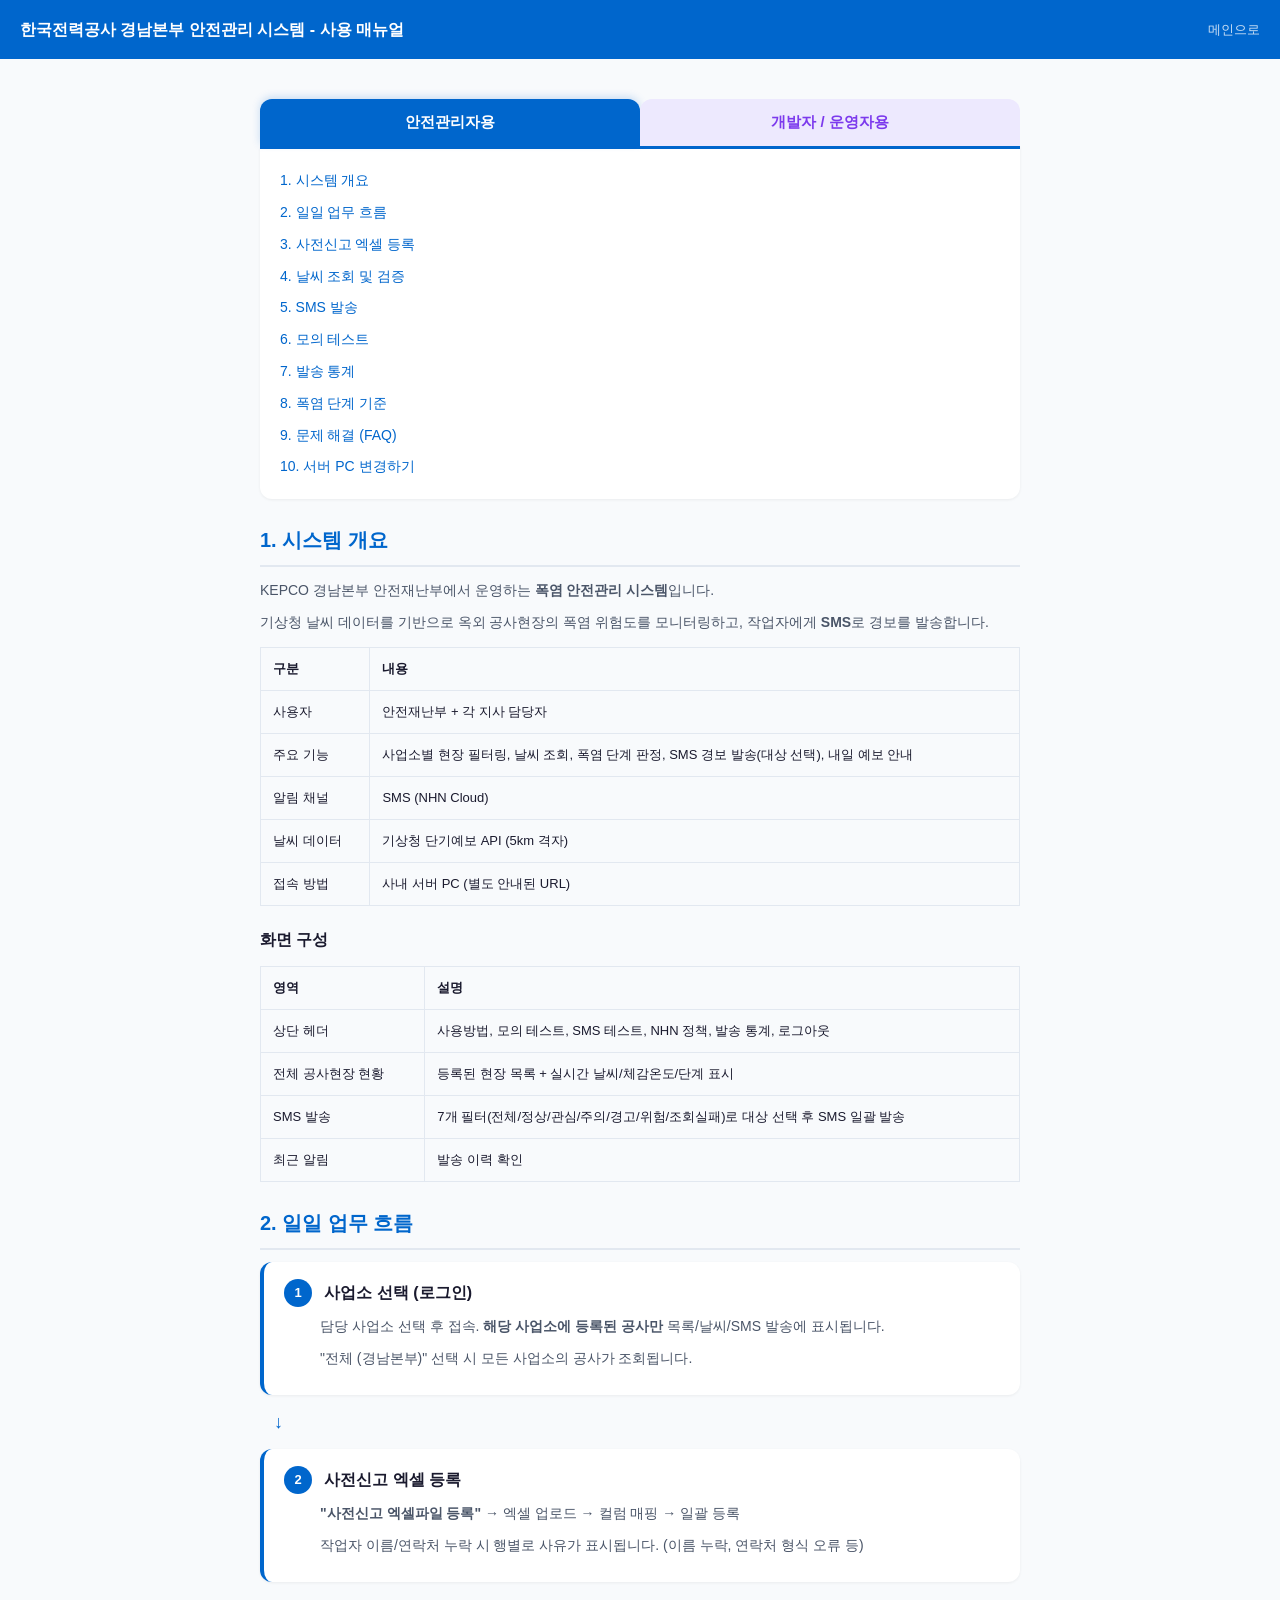
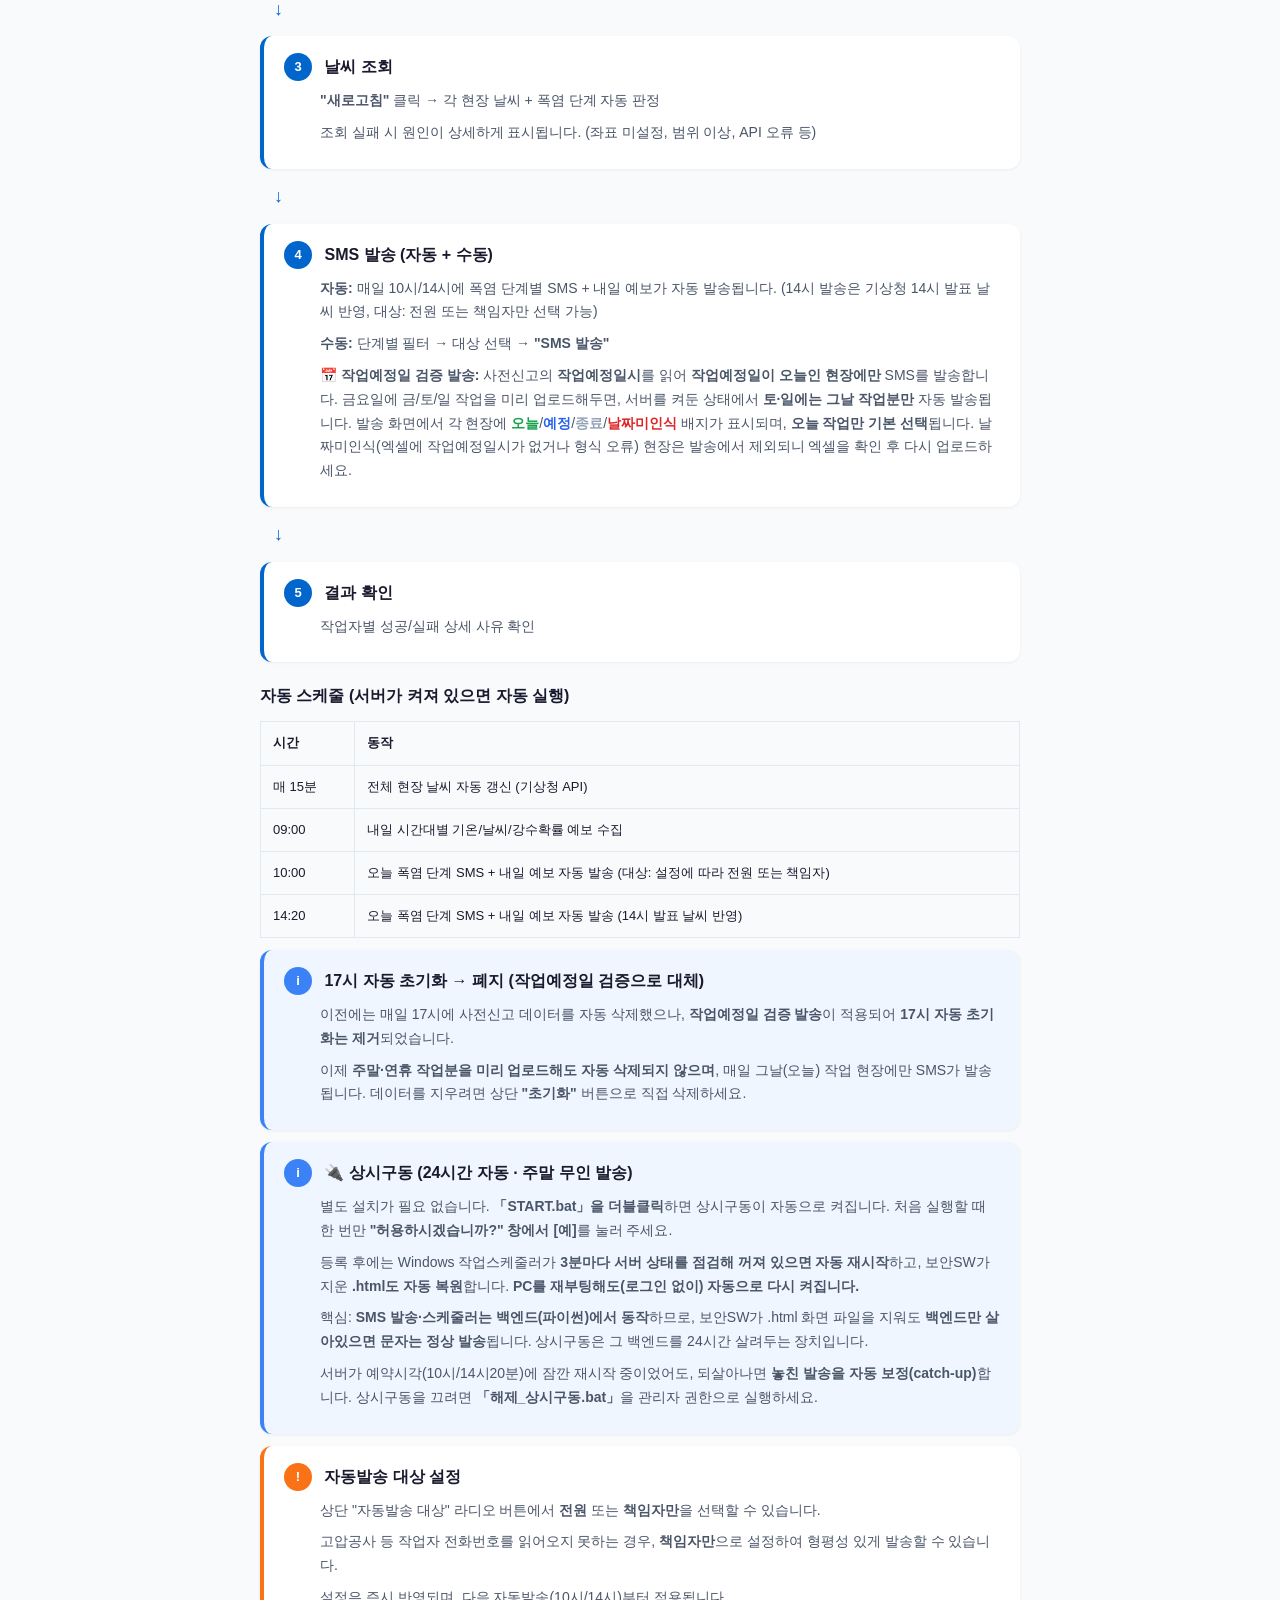
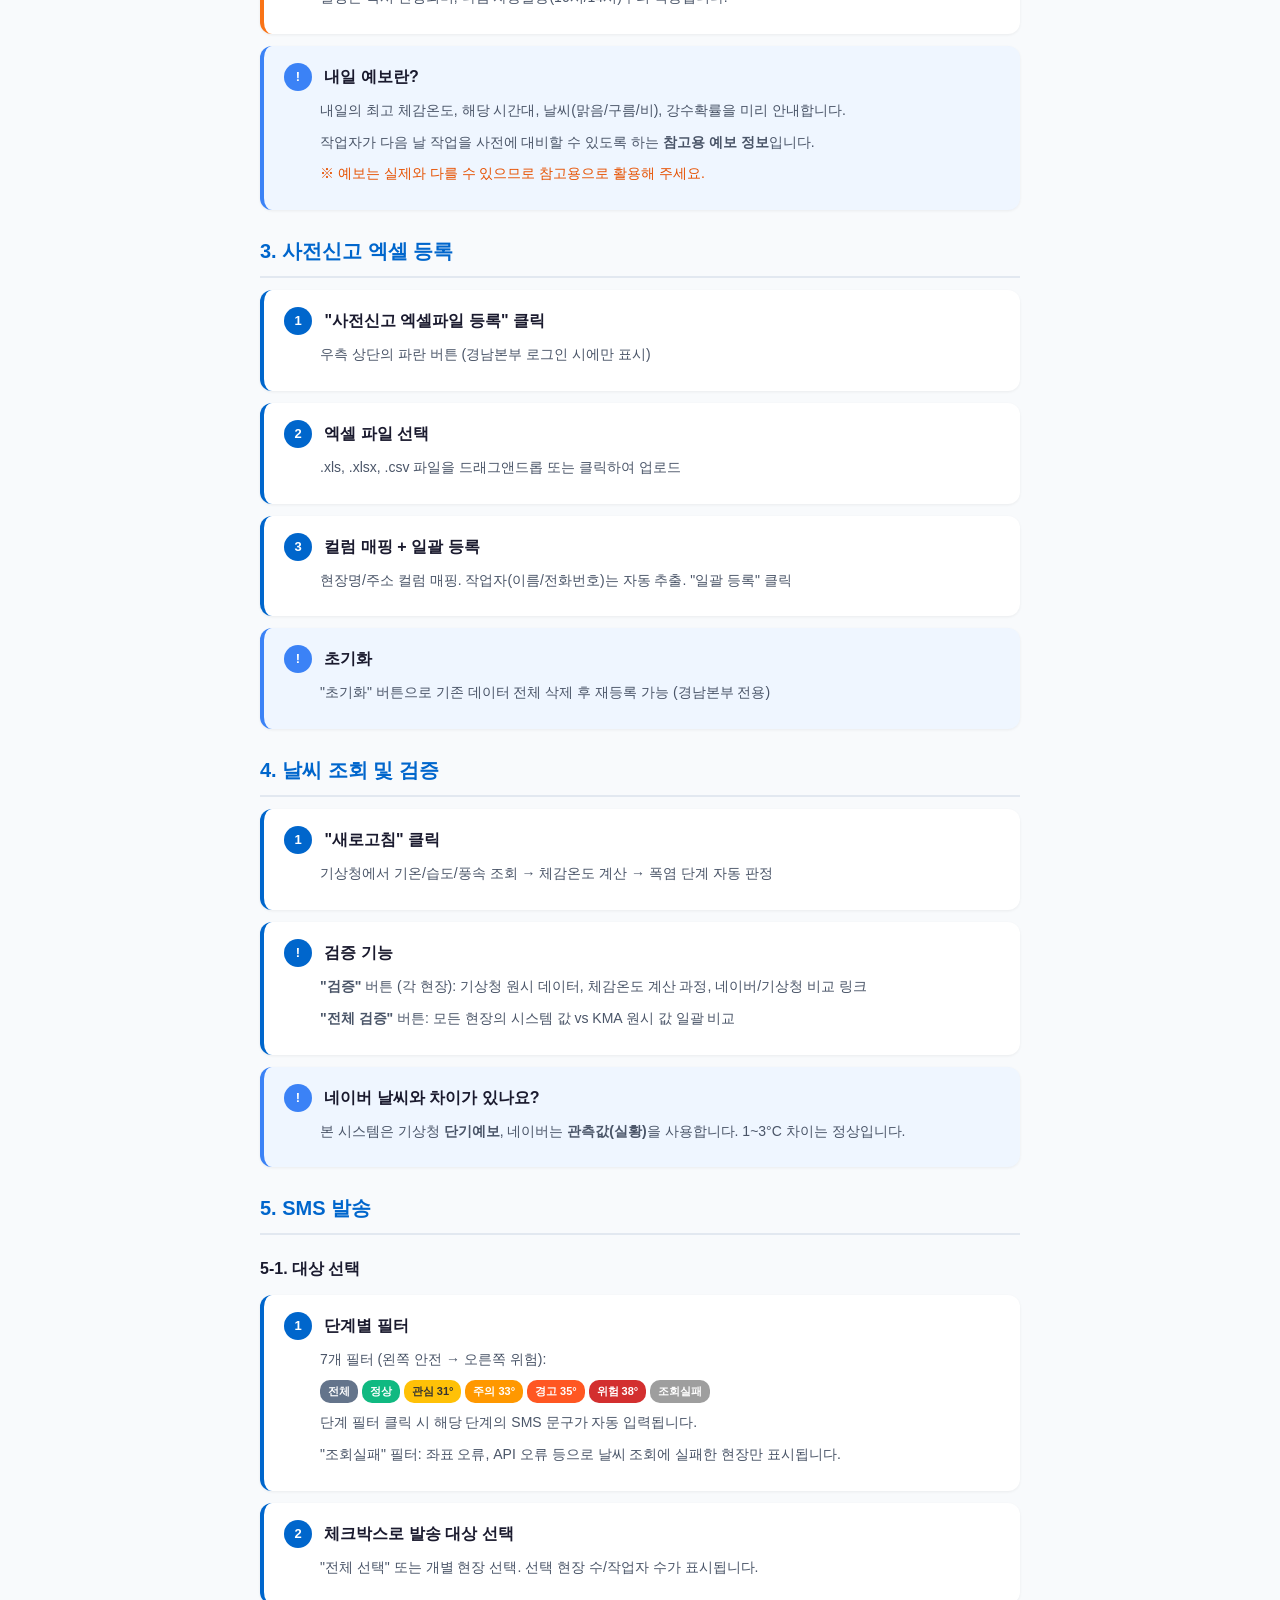
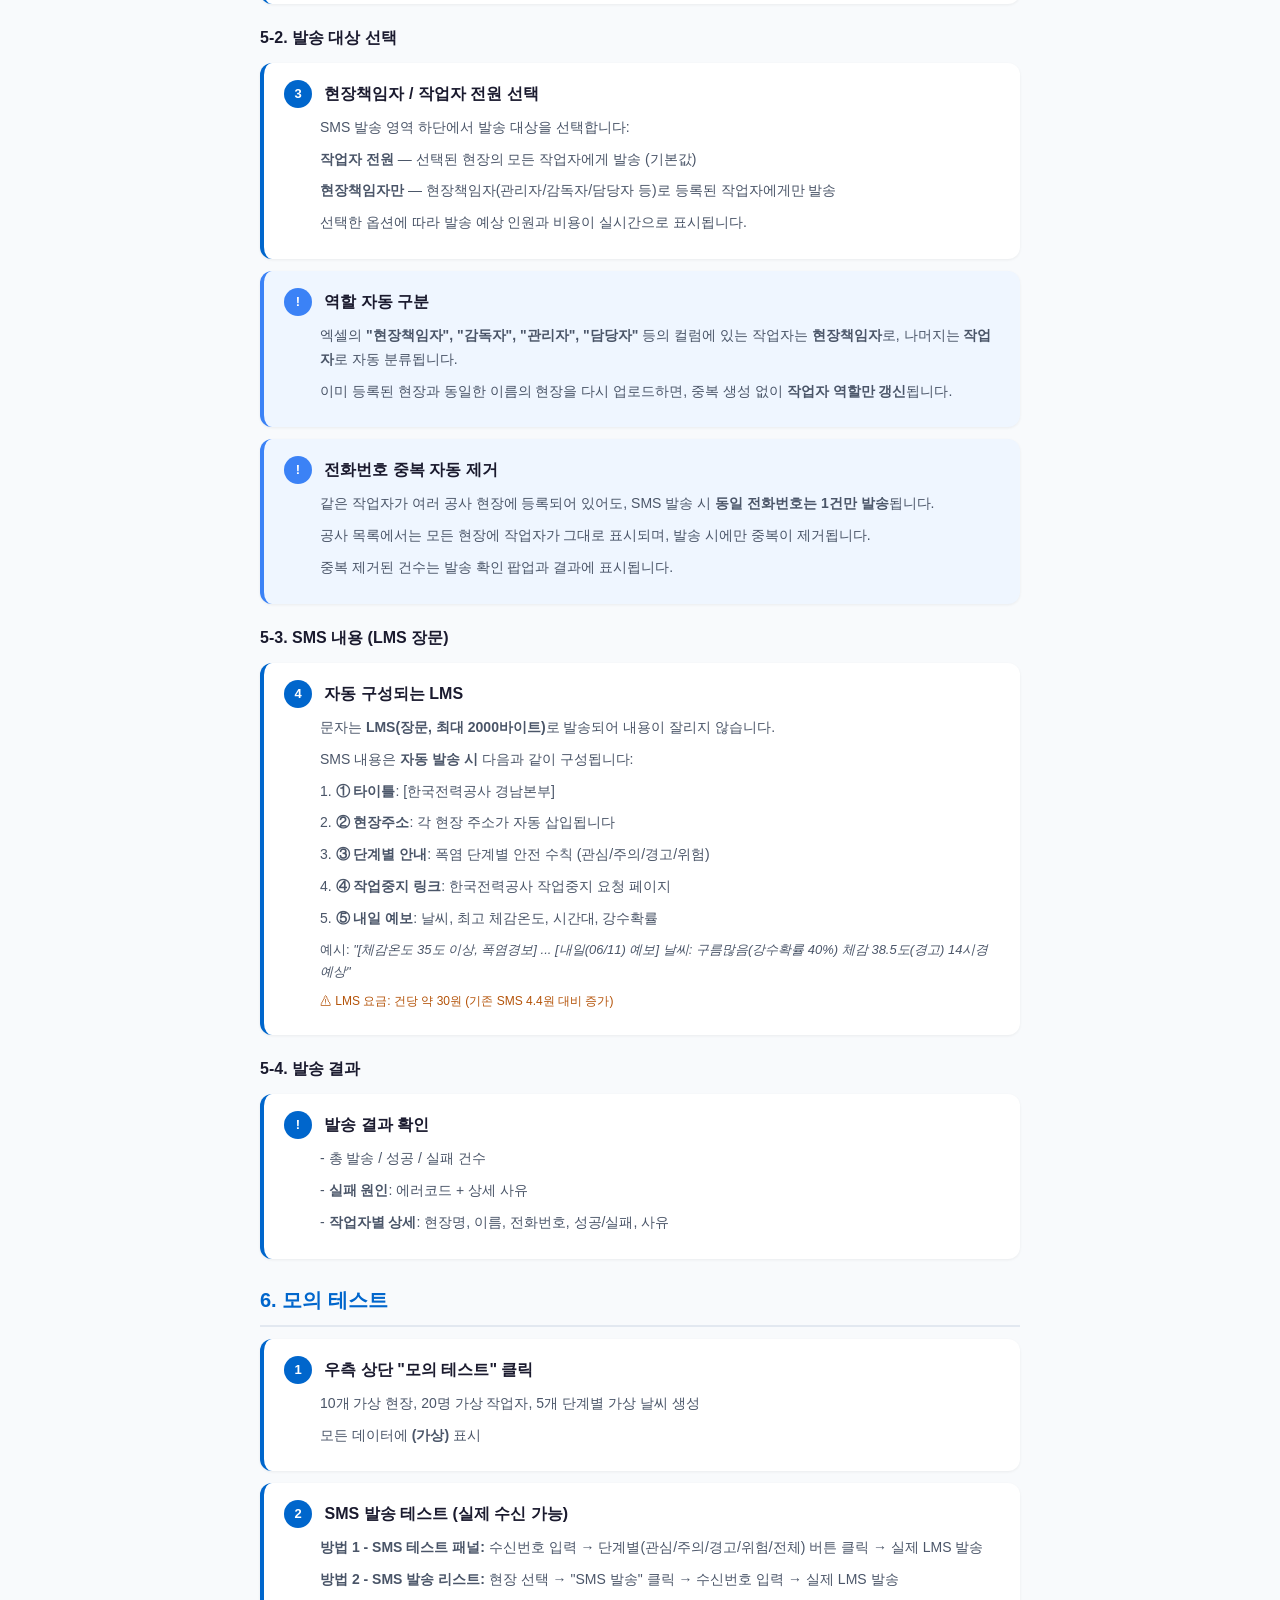
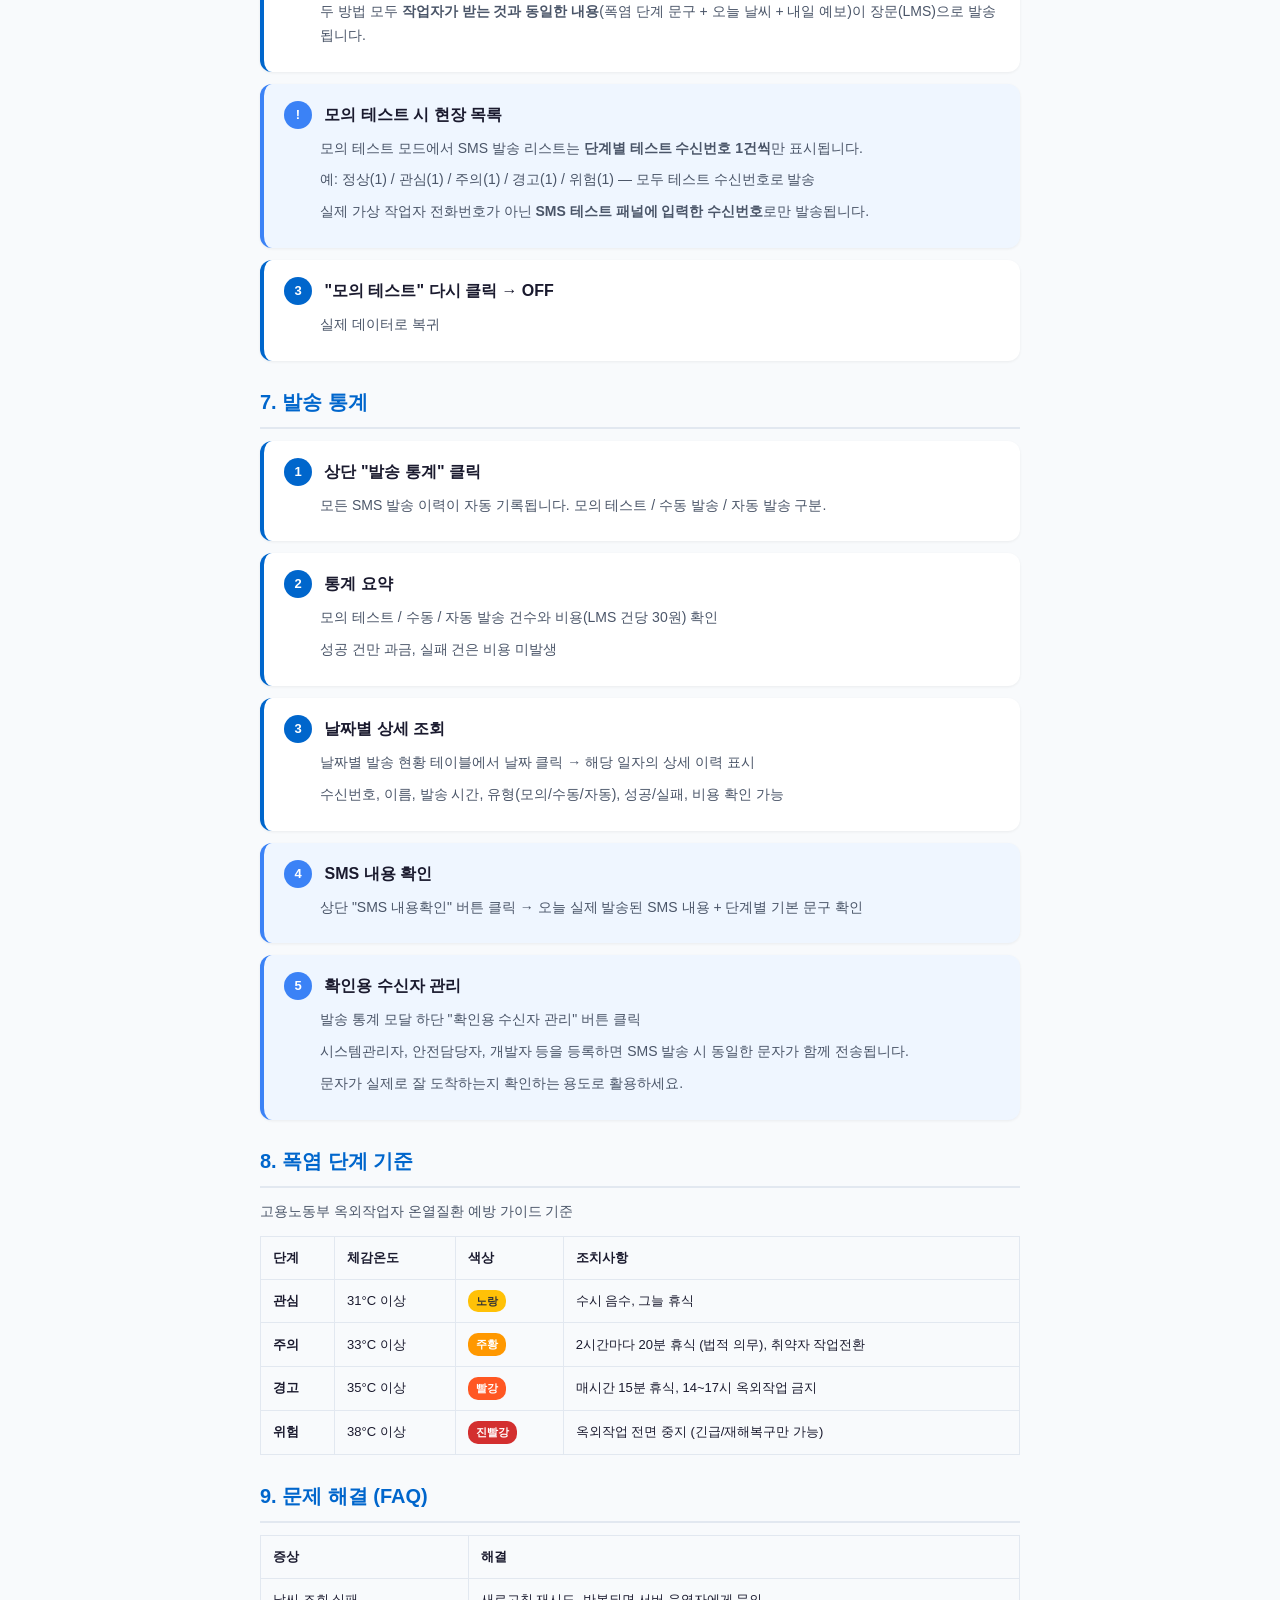
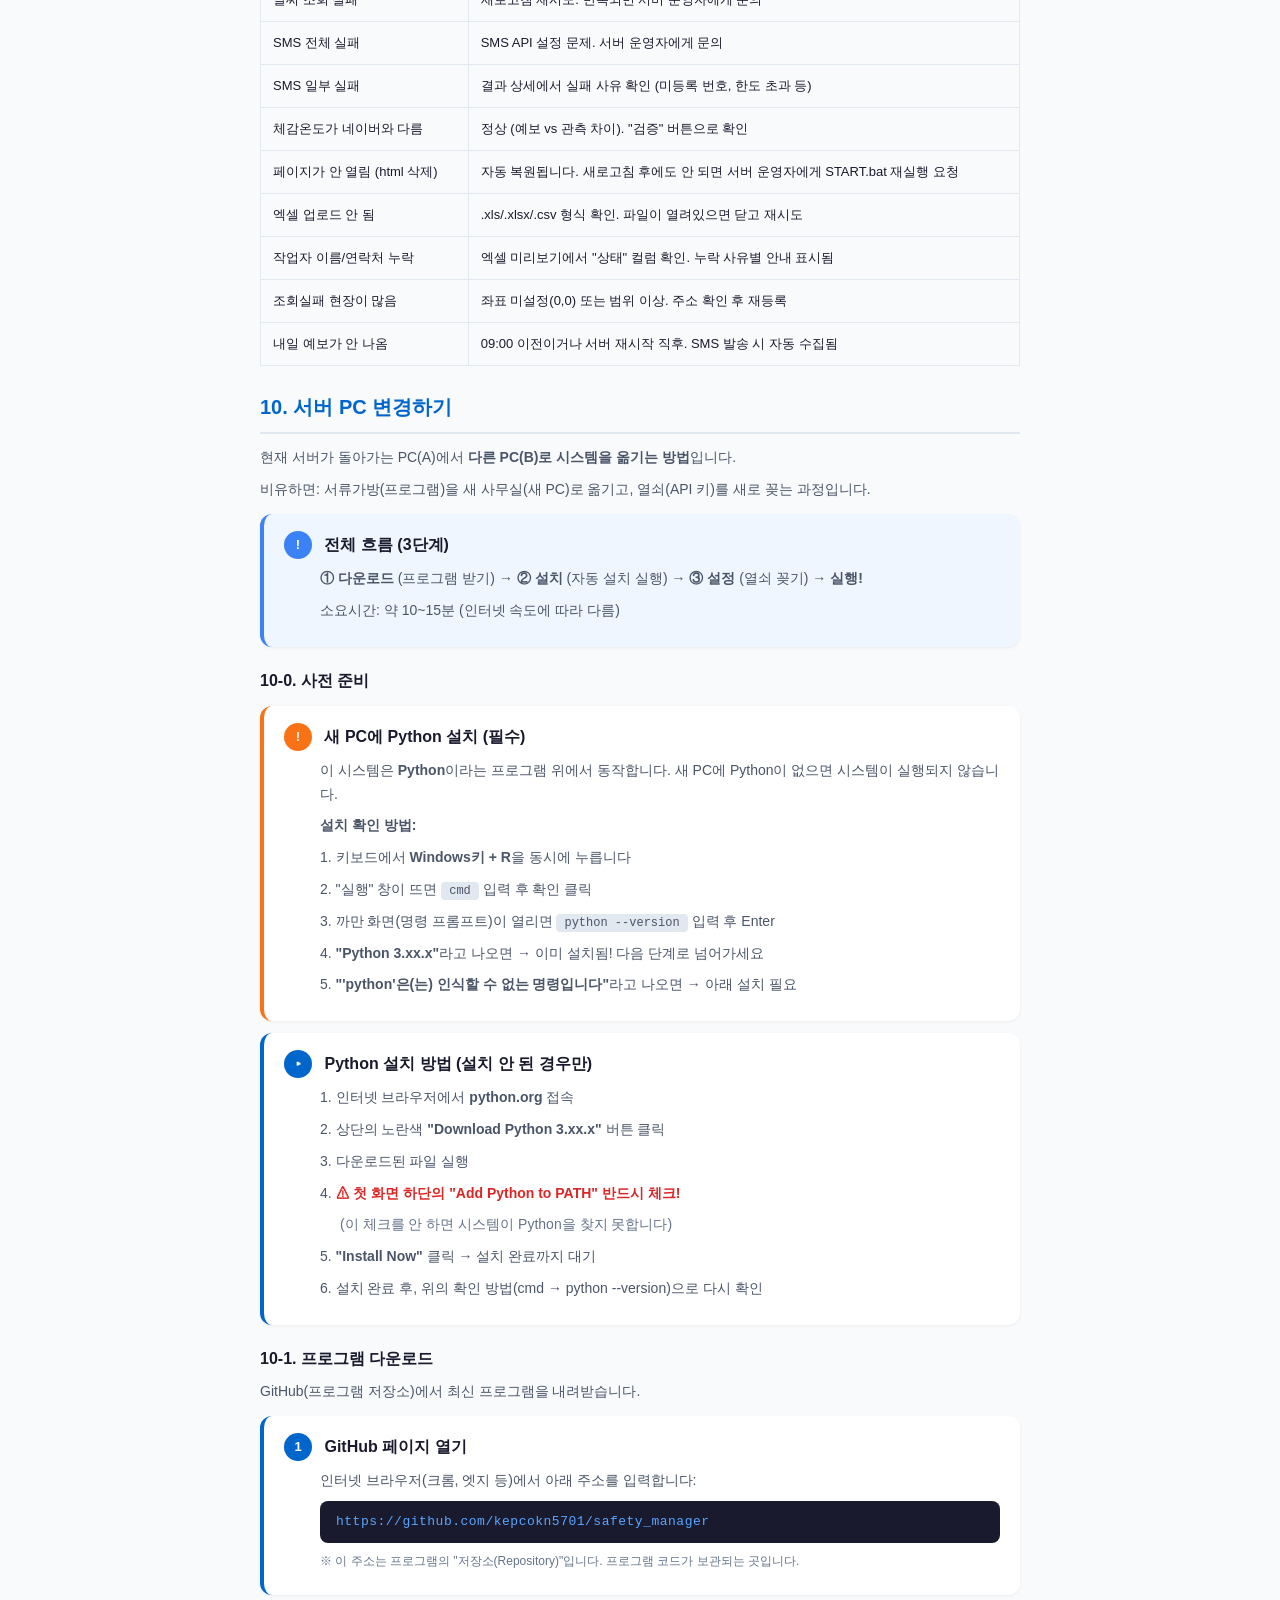
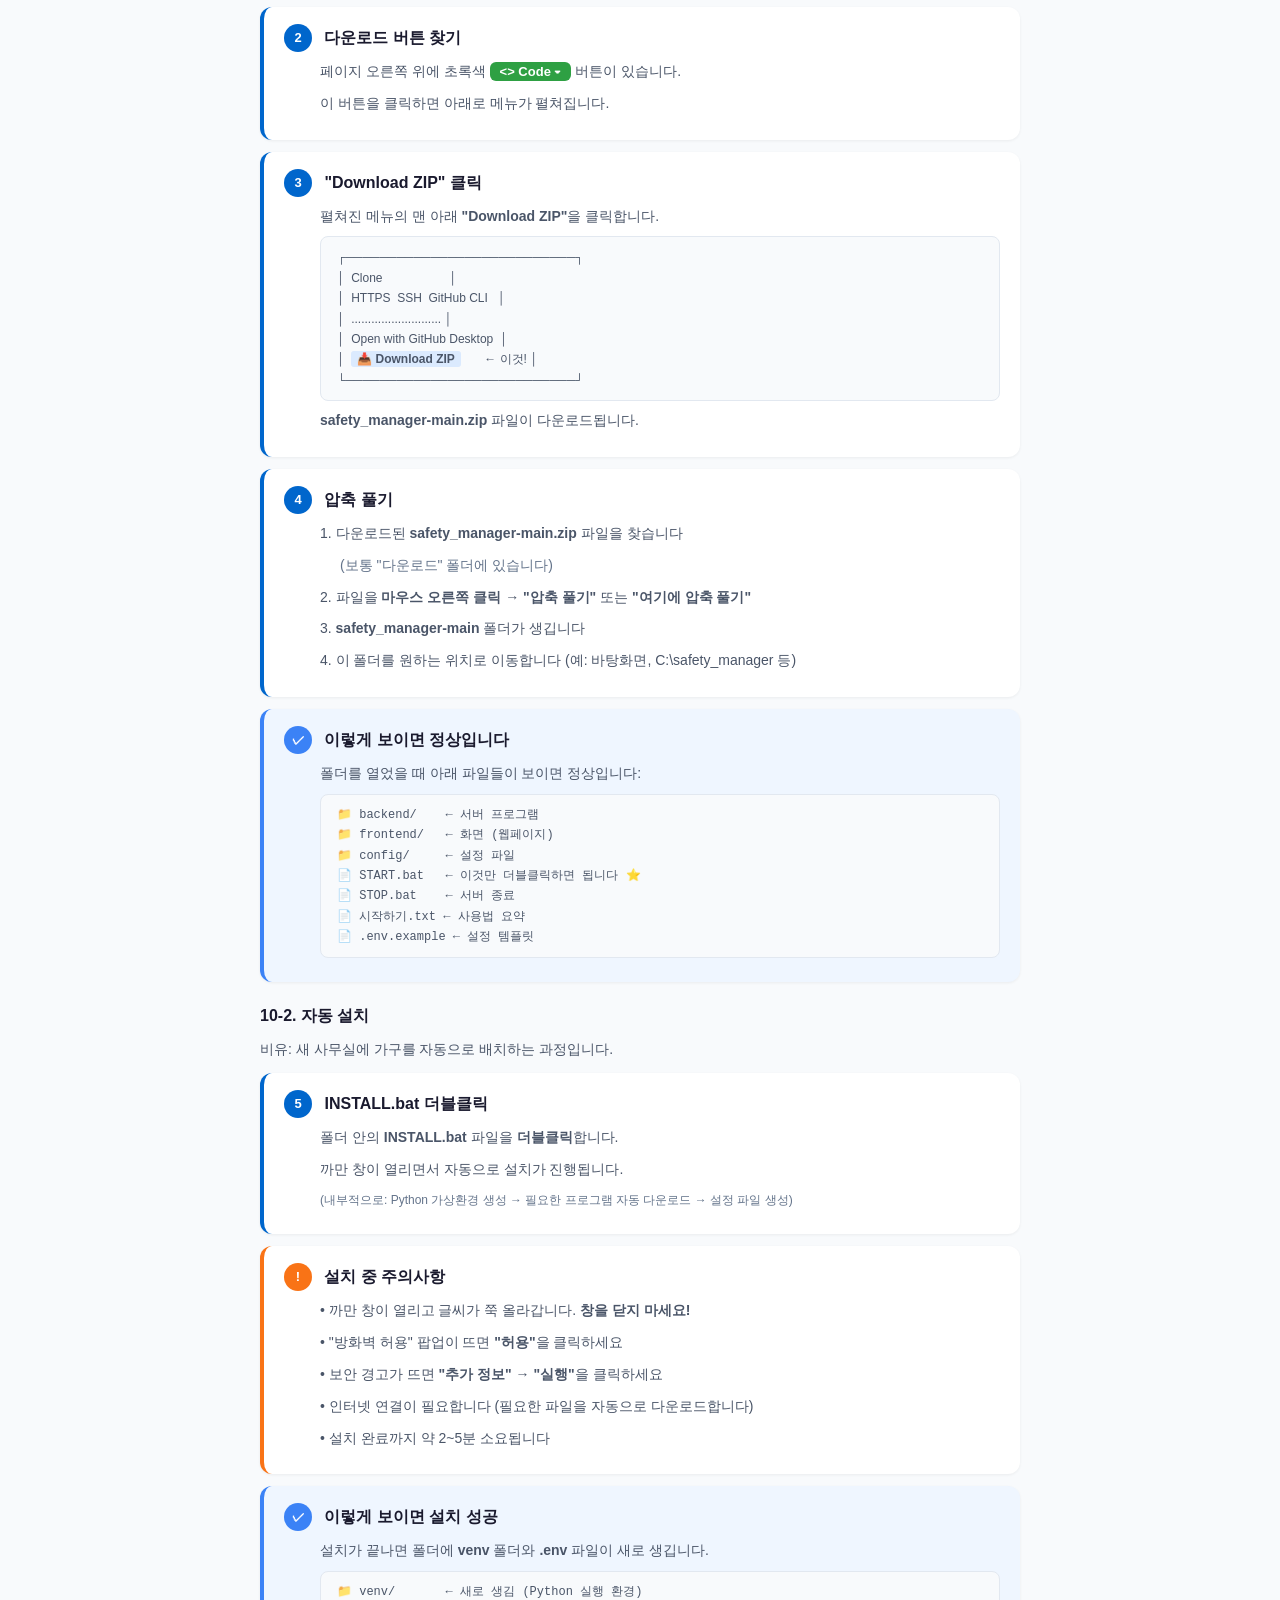
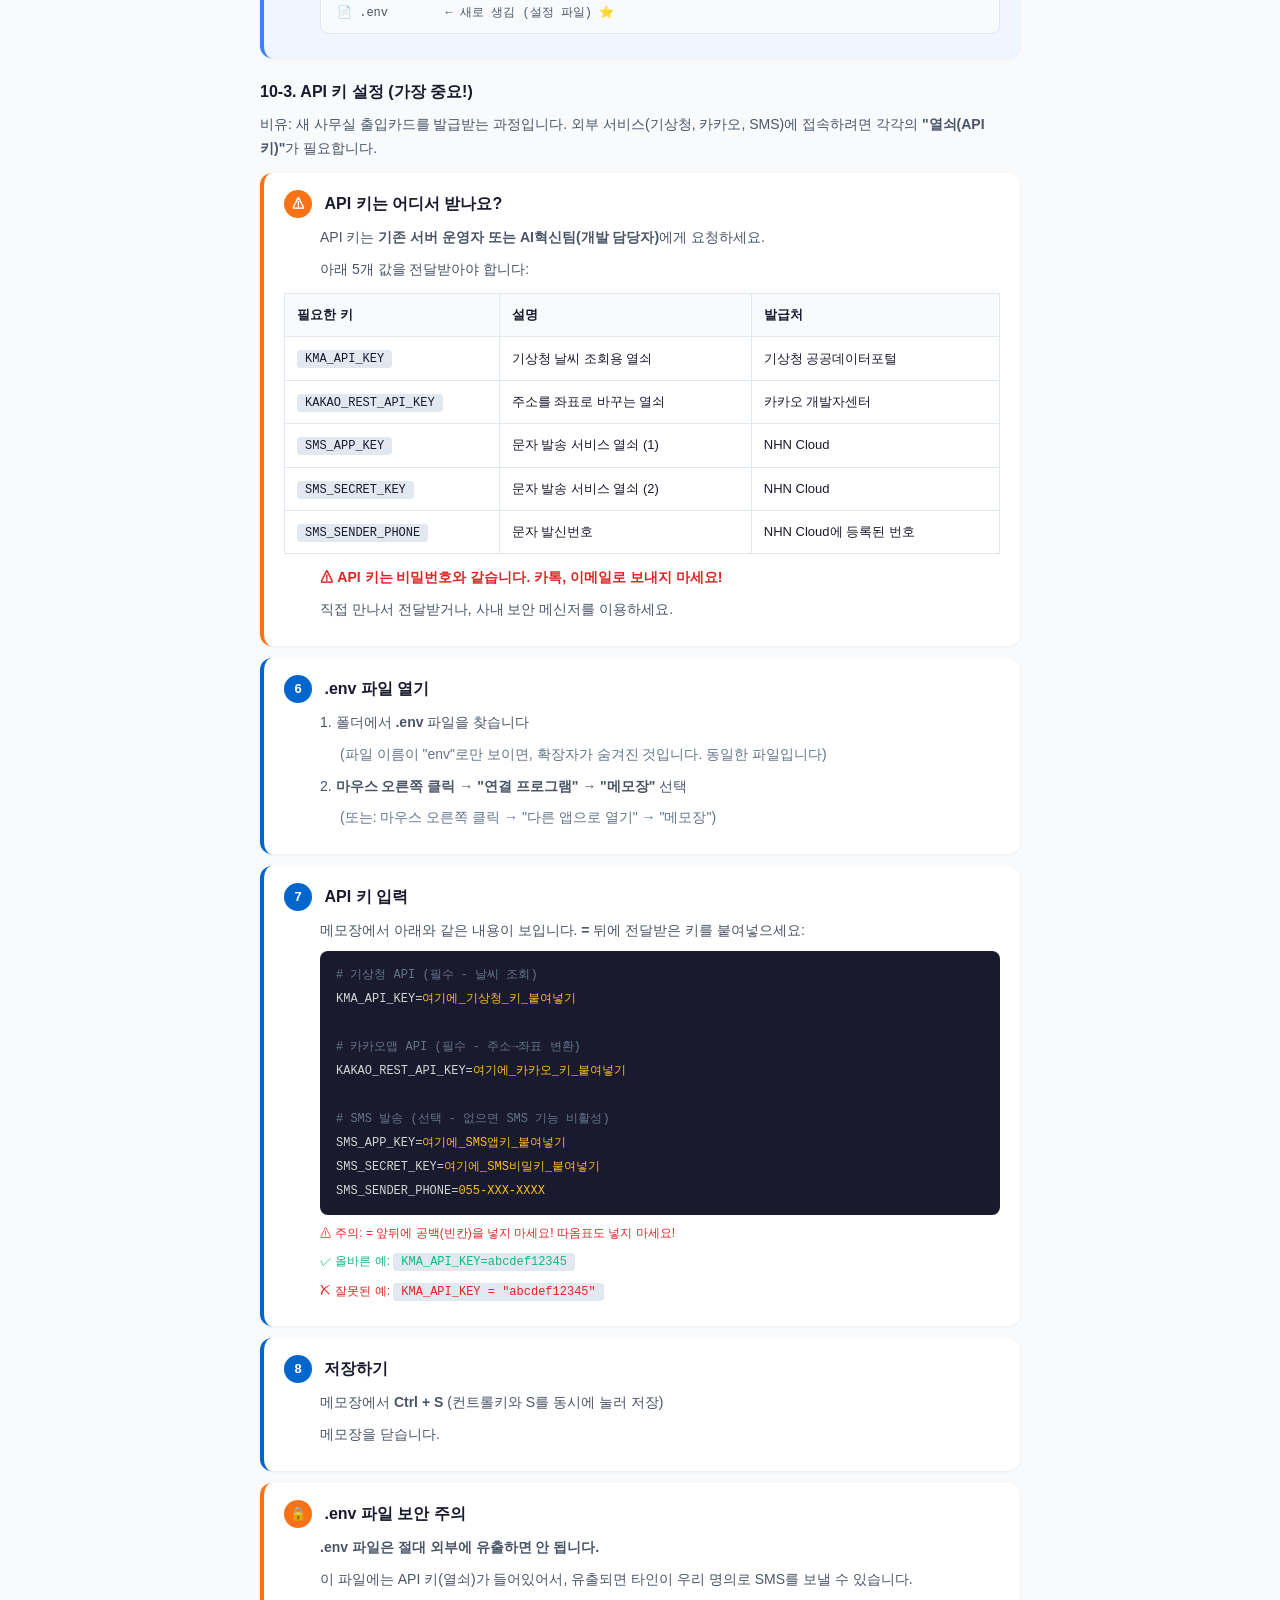
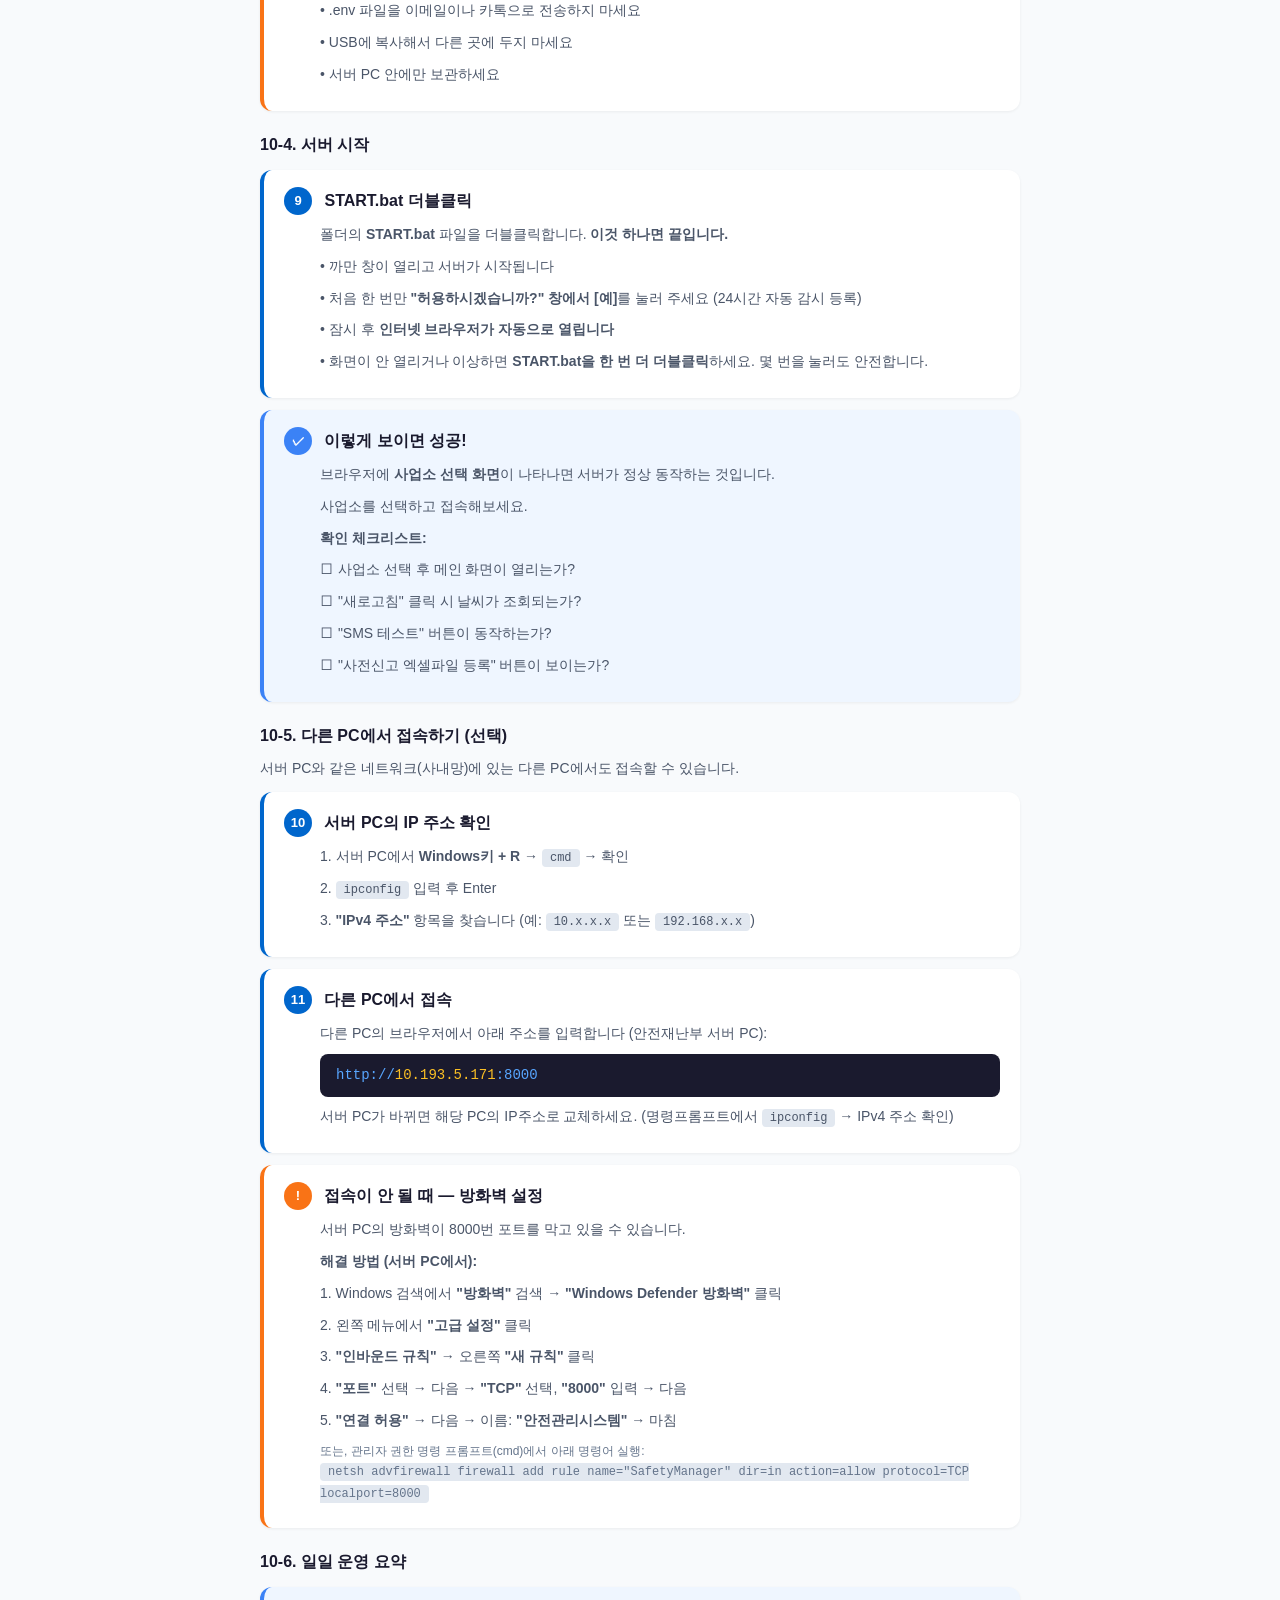
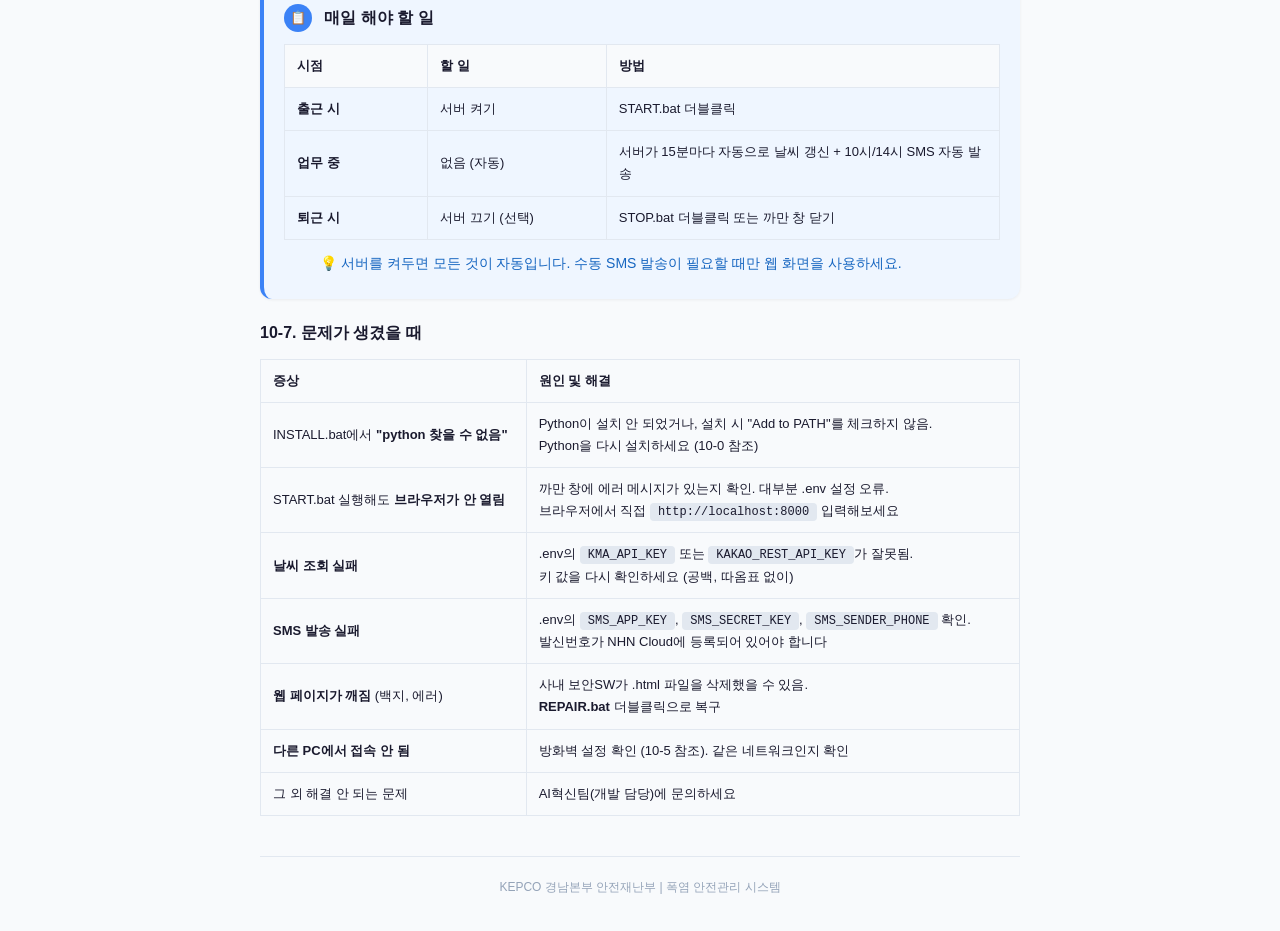
<file: frontend/manual.html>
<!DOCTYPE html>
<html lang="ko">
<head>
    <meta charset="UTF-8">
    <meta name="viewport" content="width=device-width, initial-scale=1.0">
    <title>한국전력공사 경남본부 안전관리 시스템 - 사용 매뉴얼</title>
    <style>
        * { margin:0; padding:0; box-sizing:border-box; }
        body { font-family:-apple-system,BlinkMacSystemFont,'Segoe UI',Roboto,sans-serif; background:#f8fafc; color:#1a1a2e; line-height:1.7; }
        .header { background:#0066cc; color:white; padding:16px 20px; position:sticky; top:0; z-index:10; display:flex; justify-content:space-between; align-items:center; }
        .header h1 { font-size:16px; }
        .header a { color:rgba(255,255,255,0.8); text-decoration:none; font-size:13px; }
        .container { max-width:800px; margin:0 auto; padding:20px; }
        h2 { font-size:20px; color:#0066cc; margin:24px 0 12px; padding-bottom:8px; border-bottom:2px solid #e2e8f0; }
        h2.dev-title { color:#7c3aed; border-bottom-color:#7c3aed; }
        h3 { font-size:16px; color:#1a1a2e; margin:20px 0 8px; }
        p { margin:8px 0; font-size:14px; color:#4a5568; }
        .step { background:white; border-radius:12px; padding:16px 20px; margin:12px 0; box-shadow:0 1px 3px rgba(0,0,0,0.06); border-left:4px solid #0066cc; }
        .step-num { display:inline-block; width:28px; height:28px; background:#0066cc; color:white; border-radius:50%; text-align:center; line-height:28px; font-size:13px; font-weight:700; margin-right:8px; }
        .step h4 { display:inline; vertical-align:middle; }
        .step p { margin-left:36px; }
        .warn { border-left-color:#f97316; }
        .warn .step-num { background:#f97316; }
        .info { background:#eff6ff; border-left-color:#3b82f6; }
        .info .step-num { background:#3b82f6; }
        .dev { background:#f5f3ff; border-left-color:#7c3aed; }
        .dev .step-num { background:#7c3aed; }
        table { width:100%; border-collapse:collapse; margin:12px 0; font-size:13px; }
        th, td { padding:10px 12px; border:1px solid #e2e8f0; text-align:left; }
        th { background:#f8fafc; font-weight:600; }
        .flow-arrow { color:#0066cc; font-size:18px; margin-left:14px; }
        code { background:#e2e8f0; padding:2px 8px; border-radius:4px; font-family:'Consolas',monospace; font-size:12px; }
        .badge { display:inline-block; padding:2px 8px; border-radius:10px; font-size:11px; font-weight:600; color:white; }

        /* Tab buttons */
        .tab-bar { display:flex; gap:0; margin:20px 0 0; }
        .tab-btn { flex:1; padding:14px; font-size:15px; font-weight:700; border:none; cursor:pointer; transition:all 0.2s; border-radius:12px 12px 0 0; }
        .tab-btn.user-tab { background:#e8f2ff; color:#0066cc; }
        .tab-btn.dev-tab { background:#ede9fe; color:#7c3aed; }
        .tab-btn.active.user-tab { background:#0066cc; color:white; box-shadow:0 -2px 8px rgba(0,102,204,0.2); }
        .tab-btn.active.dev-tab { background:#7c3aed; color:white; box-shadow:0 -2px 8px rgba(124,58,237,0.2); }
        .tab-content { display:none; animation:fadeIn 0.3s; }
        .tab-content.active { display:block; }
        @keyframes fadeIn { from{opacity:0;transform:translateY(8px)} to{opacity:1;transform:translateY(0)} }

        /* TOC inside each tab */
        .toc { background:white; border-radius:0 0 12px 12px; padding:16px 20px; margin:0 0 20px; box-shadow:0 1px 3px rgba(0,0,0,0.06); border-top:3px solid #0066cc; }
        .toc.dev-toc { border-top-color:#7c3aed; }
        .toc a { color:#0066cc; text-decoration:none; font-size:14px; display:block; padding:4px 0; }
        .toc.dev-toc a { color:#7c3aed; }
    </style>
</head>
<body>

<div class="header">
    <h1>한국전력공사 경남본부 안전관리 시스템 - 사용 매뉴얼</h1>
    <a href="/">메인으로</a>
</div>

<div class="container">

<!-- Tab Buttons -->
<div class="tab-bar">
    <button class="tab-btn user-tab active" onclick="switchTab('user')">안전관리자용</button>
    <button class="tab-btn dev-tab" onclick="switchTab('dev')">개발자 / 운영자용</button>
</div>

<!-- ════════════════════════════════════ -->
<!--   안전관리자용                        -->
<!-- ════════════════════════════════════ -->
<div id="tab-user" class="tab-content active">

<div class="toc">
    <a href="#overview">1. 시스템 개요</a>
    <a href="#workflow">2. 일일 업무 흐름</a>
    <a href="#sites">3. 사전신고 엑셀 등록</a>
    <a href="#weather">4. 날씨 조회 및 검증</a>
    <a href="#sms">5. SMS 발송</a>
    <a href="#mock">6. 모의 테스트</a>
    <a href="#stats">7. 발송 통계</a>
    <a href="#stages">8. 폭염 단계 기준</a>
    <a href="#trouble">9. 문제 해결 (FAQ)</a>
    <a href="#server-move">10. 서버 PC 변경하기</a>
</div>

<h2 id="overview">1. 시스템 개요</h2>
<p>KEPCO 경남본부 안전재난부에서 운영하는 <strong>폭염 안전관리 시스템</strong>입니다.</p>
<p>기상청 날씨 데이터를 기반으로 옥외 공사현장의 폭염 위험도를 모니터링하고, 작업자에게 <strong>SMS</strong>로 경보를 발송합니다.</p>

<table>
    <tr><th>구분</th><th>내용</th></tr>
    <tr><td>사용자</td><td>안전재난부 + 각 지사 담당자</td></tr>
    <tr><td>주요 기능</td><td>사업소별 현장 필터링, 날씨 조회, 폭염 단계 판정, SMS 경보 발송(대상 선택), 내일 예보 안내</td></tr>
    <tr><td>알림 채널</td><td>SMS (NHN Cloud)</td></tr>
    <tr><td>날씨 데이터</td><td>기상청 단기예보 API (5km 격자)</td></tr>
    <tr><td>접속 방법</td><td>사내 서버 PC (별도 안내된 URL)</td></tr>
</table>

<h3>화면 구성</h3>
<table>
    <tr><th>영역</th><th>설명</th></tr>
    <tr><td>상단 헤더</td><td>사용방법, 모의 테스트, SMS 테스트, NHN 정책, 발송 통계, 로그아웃</td></tr>
    <tr><td>전체 공사현장 현황</td><td>등록된 현장 목록 + 실시간 날씨/체감온도/단계 표시</td></tr>
    <tr><td>SMS 발송</td><td>7개 필터(전체/정상/관심/주의/경고/위험/조회실패)로 대상 선택 후 SMS 일괄 발송</td></tr>
    <tr><td>최근 알림</td><td>발송 이력 확인</td></tr>
</table>

<h2 id="workflow">2. 일일 업무 흐름</h2>
<div class="step">
    <span class="step-num">1</span>
    <h4>사업소 선택 (로그인)</h4>
    <p>담당 사업소 선택 후 접속. <strong>해당 사업소에 등록된 공사만</strong> 목록/날씨/SMS 발송에 표시됩니다.</p>
    <p>"전체 (경남본부)" 선택 시 모든 사업소의 공사가 조회됩니다.</p>
</div>
<div class="flow-arrow">&#8595;</div>
<div class="step">
    <span class="step-num">2</span>
    <h4>사전신고 엑셀 등록</h4>
    <p><strong>"사전신고 엑셀파일 등록"</strong> &rarr; 엑셀 업로드 &rarr; 컬럼 매핑 &rarr; 일괄 등록</p>
    <p>작업자 이름/연락처 누락 시 행별로 사유가 표시됩니다. (이름 누락, 연락처 형식 오류 등)</p>
</div>
<div class="flow-arrow">&#8595;</div>
<div class="step">
    <span class="step-num">3</span>
    <h4>날씨 조회</h4>
    <p><strong>"새로고침"</strong> 클릭 &rarr; 각 현장 날씨 + 폭염 단계 자동 판정</p>
    <p>조회 실패 시 원인이 상세하게 표시됩니다. (좌표 미설정, 범위 이상, API 오류 등)</p>
</div>
<div class="flow-arrow">&#8595;</div>
<div class="step">
    <span class="step-num">4</span>
    <h4>SMS 발송 (자동 + 수동)</h4>
    <p><strong>자동:</strong> 매일 10시/14시에 폭염 단계별 SMS + 내일 예보가 자동 발송됩니다. (14시 발송은 기상청 14시 발표 날씨 반영, 대상: 전원 또는 책임자만 선택 가능)</p>
    <p><strong>수동:</strong> 단계별 필터 &rarr; 대상 선택 &rarr; <strong>"SMS 발송"</strong></p>
    <p><strong>&#128197; 작업예정일 검증 발송:</strong> 사전신고의 <b>작업예정일시</b>를 읽어 <b>작업예정일이 오늘인 현장에만</b> SMS를 발송합니다. 금요일에 금/토/일 작업을 미리 업로드해두면, 서버를 켜둔 상태에서 <b>토·일에는 그날 작업분만</b> 자동 발송됩니다. 발송 화면에서 각 현장에 <span style="color:#16a34a;font-weight:700">오늘</span>/<span style="color:#2563eb;font-weight:700">예정</span>/<span style="color:#94a3b8;font-weight:700">종료</span>/<span style="color:#dc2626;font-weight:700">날짜미인식</span> 배지가 표시되며, <b>오늘 작업만 기본 선택</b>됩니다. 날짜미인식(엑셀에 작업예정일시가 없거나 형식 오류) 현장은 발송에서 제외되니 엑셀을 확인 후 다시 업로드하세요.</p>
</div>
<div class="flow-arrow">&#8595;</div>
<div class="step">
    <span class="step-num">5</span>
    <h4>결과 확인</h4>
    <p>작업자별 성공/실패 상세 사유 확인</p>
</div>

<h3>자동 스케줄 (서버가 켜져 있으면 자동 실행)</h3>
<table>
    <tr><th>시간</th><th>동작</th></tr>
    <tr><td>매 15분</td><td>전체 현장 날씨 자동 갱신 (기상청 API)</td></tr>
    <tr><td>09:00</td><td>내일 시간대별 기온/날씨/강수확률 예보 수집</td></tr>
    <tr><td>10:00</td><td>오늘 폭염 단계 SMS + 내일 예보 자동 발송 (대상: 설정에 따라 전원 또는 책임자)</td></tr>
    <tr><td>14:20</td><td>오늘 폭염 단계 SMS + 내일 예보 자동 발송 (14시 발표 날씨 반영)</td></tr>
</table>
<div class="step info">
    <span class="step-num">i</span>
    <h4>17시 자동 초기화 &rarr; 폐지 (작업예정일 검증으로 대체)</h4>
    <p>이전에는 매일 17시에 사전신고 데이터를 자동 삭제했으나, <b>작업예정일 검증 발송</b>이 적용되어 <b>17시 자동 초기화는 제거</b>되었습니다.</p>
    <p>이제 <b>주말·연휴 작업분을 미리 업로드해도 자동 삭제되지 않으며</b>, 매일 그날(오늘) 작업 현장에만 SMS가 발송됩니다. 데이터를 지우려면 상단 <b>"초기화"</b> 버튼으로 직접 삭제하세요.</p>
</div>
<div class="step info">
    <span class="step-num">i</span>
    <h4>🔌 상시구동 (24시간 자동 · 주말 무인 발송)</h4>
    <p>별도 설치가 필요 없습니다. <b>「START.bat」을 더블클릭</b>하면 상시구동이 자동으로 켜집니다.
    처음 실행할 때 한 번만 <b>"허용하시겠습니까?" 창에서 [예]</b>를 눌러 주세요.</p>
    <p>등록 후에는 Windows 작업스케줄러가 <b>3분마다 서버 상태를 점검해 꺼져 있으면 자동 재시작</b>하고, 보안SW가 지운 <b>.html도 자동 복원</b>합니다. <b>PC를 재부팅해도(로그인 없이) 자동으로 다시 켜집니다.</b></p>
    <p>핵심: <b>SMS 발송·스케줄러는 백엔드(파이썬)에서 동작</b>하므로, 보안SW가 .html 화면 파일을 지워도 <b>백엔드만 살아있으면 문자는 정상 발송</b>됩니다. 상시구동은 그 백엔드를 24시간 살려두는 장치입니다.</p>
    <p>서버가 예약시각(10시/14시20분)에 잠깐 재시작 중이었어도, 되살아나면 <b>놓친 발송을 자동 보정(catch-up)</b>합니다. 상시구동을 끄려면 <b>「해제_상시구동.bat」</b>을 관리자 권한으로 실행하세요.</p>
</div>
<div class="step warn">
    <span class="step-num">!</span>
    <h4>자동발송 대상 설정</h4>
    <p>상단 "자동발송 대상" 라디오 버튼에서 <b>전원</b> 또는 <b>책임자만</b>을 선택할 수 있습니다.</p>
    <p>고압공사 등 작업자 전화번호를 읽어오지 못하는 경우, <b>책임자만</b>으로 설정하여 형평성 있게 발송할 수 있습니다.</p>
    <p>설정은 즉시 반영되며, 다음 자동발송(10시/14시)부터 적용됩니다.</p>
</div>
<div class="step info">
    <span class="step-num">!</span>
    <h4>내일 예보란?</h4>
    <p>내일의 최고 체감온도, 해당 시간대, 날씨(맑음/구름/비), 강수확률을 미리 안내합니다.</p>
    <p>작업자가 다음 날 작업을 사전에 대비할 수 있도록 하는 <strong>참고용 예보 정보</strong>입니다.</p>
    <p style="color:#e65100">&#8251; 예보는 실제와 다를 수 있으므로 참고용으로 활용해 주세요.</p>
</div>

<h2 id="sites">3. 사전신고 엑셀 등록</h2>
<div class="step">
    <span class="step-num">1</span>
    <h4>"사전신고 엑셀파일 등록" 클릭</h4>
    <p>우측 상단의 파란 버튼 (경남본부 로그인 시에만 표시)</p>
</div>
<div class="step">
    <span class="step-num">2</span>
    <h4>엑셀 파일 선택</h4>
    <p>.xls, .xlsx, .csv 파일을 드래그앤드롭 또는 클릭하여 업로드</p>
</div>
<div class="step">
    <span class="step-num">3</span>
    <h4>컬럼 매핑 + 일괄 등록</h4>
    <p>현장명/주소 컬럼 매핑. 작업자(이름/전화번호)는 자동 추출. "일괄 등록" 클릭</p>
</div>
<div class="step info">
    <span class="step-num">!</span>
    <h4>초기화</h4>
    <p>"초기화" 버튼으로 기존 데이터 전체 삭제 후 재등록 가능 (경남본부 전용)</p>
</div>

<h2 id="weather">4. 날씨 조회 및 검증</h2>
<div class="step">
    <span class="step-num">1</span>
    <h4>"새로고침" 클릭</h4>
    <p>기상청에서 기온/습도/풍속 조회 &rarr; 체감온도 계산 &rarr; 폭염 단계 자동 판정</p>
</div>
<div class="step">
    <span class="step-num">!</span>
    <h4>검증 기능</h4>
    <p><strong>"검증"</strong> 버튼 (각 현장): 기상청 원시 데이터, 체감온도 계산 과정, 네이버/기상청 비교 링크</p>
    <p><strong>"전체 검증"</strong> 버튼: 모든 현장의 시스템 값 vs KMA 원시 값 일괄 비교</p>
</div>
<div class="step info">
    <span class="step-num">!</span>
    <h4>네이버 날씨와 차이가 있나요?</h4>
    <p>본 시스템은 기상청 <strong>단기예보</strong>, 네이버는 <strong>관측값(실황)</strong>을 사용합니다. 1~3&#176;C 차이는 정상입니다.</p>
</div>

<h2 id="sms">5. SMS 발송</h2>
<h3>5-1. 대상 선택</h3>
<div class="step">
    <span class="step-num">1</span>
    <h4>단계별 필터</h4>
    <p>7개 필터 (왼쪽 안전 &rarr; 오른쪽 위험):</p>
    <p><span class="badge" style="background:#64748b">전체</span> <span class="badge" style="background:#10b981">정상</span> <span class="badge" style="background:#FFC107;color:#333">관심 31&#176;</span> <span class="badge" style="background:#FF9800">주의 33&#176;</span> <span class="badge" style="background:#FF5722">경고 35&#176;</span> <span class="badge" style="background:#D32F2F">위험 38&#176;</span> <span class="badge" style="background:#9e9e9e">조회실패</span></p>
    <p>단계 필터 클릭 시 해당 단계의 SMS 문구가 자동 입력됩니다.</p>
    <p>"조회실패" 필터: 좌표 오류, API 오류 등으로 날씨 조회에 실패한 현장만 표시됩니다.</p>
</div>
<div class="step">
    <span class="step-num">2</span>
    <h4>체크박스로 발송 대상 선택</h4>
    <p>"전체 선택" 또는 개별 현장 선택. 선택 현장 수/작업자 수가 표시됩니다.</p>
</div>

<h3>5-2. 발송 대상 선택</h3>
<div class="step">
    <span class="step-num">3</span>
    <h4>현장책임자 / 작업자 전원 선택</h4>
    <p>SMS 발송 영역 하단에서 발송 대상을 선택합니다:</p>
    <p><strong>작업자 전원</strong> &mdash; 선택된 현장의 모든 작업자에게 발송 (기본값)</p>
    <p><strong>현장책임자만</strong> &mdash; 현장책임자(관리자/감독자/담당자 등)로 등록된 작업자에게만 발송</p>
    <p>선택한 옵션에 따라 발송 예상 인원과 비용이 실시간으로 표시됩니다.</p>
</div>
<div class="step info">
    <span class="step-num">!</span>
    <h4>역할 자동 구분</h4>
    <p>엑셀의 <strong>"현장책임자", "감독자", "관리자", "담당자"</strong> 등의 컬럼에 있는
    작업자는 <strong>현장책임자</strong>로, 나머지는 <strong>작업자</strong>로 자동 분류됩니다.</p>
    <p>이미 등록된 현장과 동일한 이름의 현장을 다시 업로드하면, 중복 생성 없이
    <strong>작업자 역할만 갱신</strong>됩니다.</p>
</div>
<div class="step info">
    <span class="step-num">!</span>
    <h4>전화번호 중복 자동 제거</h4>
    <p>같은 작업자가 여러 공사 현장에 등록되어 있어도, SMS 발송 시 <strong>동일 전화번호는 1건만 발송</strong>됩니다.</p>
    <p>공사 목록에서는 모든 현장에 작업자가 그대로 표시되며, 발송 시에만 중복이 제거됩니다.</p>
    <p>중복 제거된 건수는 발송 확인 팝업과 결과에 표시됩니다.</p>
</div>

<h3>5-3. SMS 내용 (LMS 장문)</h3>
<div class="step">
    <span class="step-num">4</span>
    <h4>자동 구성되는 LMS</h4>
    <p>문자는 <strong>LMS(장문, 최대 2000바이트)</strong>로 발송되어 내용이 잘리지 않습니다.</p>
    <p>SMS 내용은 <strong>자동 발송 시</strong> 다음과 같이 구성됩니다:</p>
    <p>1. <strong>① 타이틀</strong>: [한국전력공사 경남본부]</p>
    <p>2. <strong>② 현장주소</strong>: 각 현장 주소가 자동 삽입됩니다</p>
    <p>3. <strong>③ 단계별 안내</strong>: 폭염 단계별 안전 수칙 (관심/주의/경고/위험)</p>
    <p>4. <strong>④ 작업중지 링크</strong>: 한국전력공사 작업중지 요청 페이지</p>
    <p>5. <strong>⑤ 내일 예보</strong>: 날씨, 최고 체감온도, 시간대, 강수확률</p>
    <p style="color:#4a5568;font-size:13px;margin-top:8px">예시: <em>"[체감온도 35도 이상, 폭염경보] ... [내일(06/11) 예보] 날씨: 구름많음(강수확률 40%) 체감 38.5도(경고) 14시경 예상"</em></p>
    <p style="color:#b45309;font-size:12px;margin-top:4px">&#9888; LMS 요금: 건당 약 30원 (기존 SMS 4.4원 대비 증가)</p>
</div>

<h3>5-4. 발송 결과</h3>
<div class="step">
    <span class="step-num">!</span>
    <h4>발송 결과 확인</h4>
    <p>- 총 발송 / 성공 / 실패 건수</p>
    <p>- <strong>실패 원인</strong>: 에러코드 + 상세 사유</p>
    <p>- <strong>작업자별 상세</strong>: 현장명, 이름, 전화번호, 성공/실패, 사유</p>
</div>

<h2 id="mock">6. 모의 테스트</h2>
<div class="step">
    <span class="step-num">1</span>
    <h4>우측 상단 "모의 테스트" 클릭</h4>
    <p>10개 가상 현장, 20명 가상 작업자, 5개 단계별 가상 날씨 생성</p>
    <p>모든 데이터에 <strong>(가상)</strong> 표시</p>
</div>
<div class="step">
    <span class="step-num">2</span>
    <h4>SMS 발송 테스트 (실제 수신 가능)</h4>
    <p><strong>방법 1 - SMS 테스트 패널:</strong> 수신번호 입력 &rarr; 단계별(관심/주의/경고/위험/전체) 버튼 클릭 &rarr; 실제 LMS 발송</p>
    <p><strong>방법 2 - SMS 발송 리스트:</strong> 현장 선택 &rarr; "SMS 발송" 클릭 &rarr; 수신번호 입력 &rarr; 실제 LMS 발송</p>
    <p>두 방법 모두 <strong>작업자가 받는 것과 동일한 내용</strong>(폭염 단계 문구 + 오늘 날씨 + 내일 예보)이 장문(LMS)으로 발송됩니다.</p>
</div>
<div class="step info">
    <span class="step-num">!</span>
    <h4>모의 테스트 시 현장 목록</h4>
    <p>모의 테스트 모드에서 SMS 발송 리스트는 <strong>단계별 테스트 수신번호 1건씩</strong>만 표시됩니다.</p>
    <p>예: 정상(1) / 관심(1) / 주의(1) / 경고(1) / 위험(1) &mdash; 모두 테스트 수신번호로 발송</p>
    <p>실제 가상 작업자 전화번호가 아닌 <strong>SMS 테스트 패널에 입력한 수신번호</strong>로만 발송됩니다.</p>
</div>
<div class="step">
    <span class="step-num">3</span>
    <h4>"모의 테스트" 다시 클릭 &rarr; OFF</h4>
    <p>실제 데이터로 복귀</p>
</div>

<h2 id="stats">7. 발송 통계</h2>
<div class="step">
    <span class="step-num">1</span>
    <h4>상단 "발송 통계" 클릭</h4>
    <p>모든 SMS 발송 이력이 자동 기록됩니다. 모의 테스트 / 수동 발송 / 자동 발송 구분.</p>
</div>
<div class="step">
    <span class="step-num">2</span>
    <h4>통계 요약</h4>
    <p>모의 테스트 / 수동 / 자동 발송 건수와 비용(LMS 건당 30원) 확인</p>
    <p>성공 건만 과금, 실패 건은 비용 미발생</p>
</div>
<div class="step">
    <span class="step-num">3</span>
    <h4>날짜별 상세 조회</h4>
    <p>날짜별 발송 현황 테이블에서 날짜 클릭 &rarr; 해당 일자의 상세 이력 표시</p>
    <p>수신번호, 이름, 발송 시간, 유형(모의/수동/자동), 성공/실패, 비용 확인 가능</p>
</div>
<div class="step info">
    <span class="step-num">4</span>
    <h4>SMS 내용 확인</h4>
    <p>상단 "SMS 내용확인" 버튼 클릭 &rarr; 오늘 실제 발송된 SMS 내용 + 단계별 기본 문구 확인</p>
</div>
<div class="step info">
    <span class="step-num">5</span>
    <h4>확인용 수신자 관리</h4>
    <p>발송 통계 모달 하단 "확인용 수신자 관리" 버튼 클릭</p>
    <p>시스템관리자, 안전담당자, 개발자 등을 등록하면 SMS 발송 시 동일한 문자가 함께 전송됩니다.</p>
    <p>문자가 실제로 잘 도착하는지 확인하는 용도로 활용하세요.</p>
</div>

<h2 id="stages">8. 폭염 단계 기준</h2>
<p>고용노동부 옥외작업자 온열질환 예방 가이드 기준</p>
<table>
    <tr><th>단계</th><th>체감온도</th><th>색상</th><th>조치사항</th></tr>
    <tr><td><strong>관심</strong></td><td>31&#176;C 이상</td><td><span class="badge" style="background:#FFC107;color:#333">노랑</span></td><td>수시 음수, 그늘 휴식</td></tr>
    <tr><td><strong>주의</strong></td><td>33&#176;C 이상</td><td><span class="badge" style="background:#FF9800">주황</span></td><td>2시간마다 20분 휴식 (법적 의무), 취약자 작업전환</td></tr>
    <tr><td><strong>경고</strong></td><td>35&#176;C 이상</td><td><span class="badge" style="background:#FF5722">빨강</span></td><td>매시간 15분 휴식, 14~17시 옥외작업 금지</td></tr>
    <tr><td><strong>위험</strong></td><td>38&#176;C 이상</td><td><span class="badge" style="background:#D32F2F">진빨강</span></td><td>옥외작업 전면 중지 (긴급/재해복구만 가능)</td></tr>
</table>

<h2 id="trouble">9. 문제 해결 (FAQ)</h2>
<table>
    <tr><th>증상</th><th>해결</th></tr>
    <tr><td>날씨 조회 실패</td><td>새로고침 재시도. 반복되면 서버 운영자에게 문의</td></tr>
    <tr><td>SMS 전체 실패</td><td>SMS API 설정 문제. 서버 운영자에게 문의</td></tr>
    <tr><td>SMS 일부 실패</td><td>결과 상세에서 실패 사유 확인 (미등록 번호, 한도 초과 등)</td></tr>
    <tr><td>체감온도가 네이버와 다름</td><td>정상 (예보 vs 관측 차이). "검증" 버튼으로 확인</td></tr>
    <tr><td>페이지가 안 열림 (html 삭제)</td><td>자동 복원됩니다. 새로고침 후에도 안 되면 서버 운영자에게 START.bat 재실행 요청</td></tr>
    <tr><td>엑셀 업로드 안 됨</td><td>.xls/.xlsx/.csv 형식 확인. 파일이 열려있으면 닫고 재시도</td></tr>
    <tr><td>작업자 이름/연락처 누락</td><td>엑셀 미리보기에서 "상태" 컬럼 확인. 누락 사유별 안내 표시됨</td></tr>
    <tr><td>조회실패 현장이 많음</td><td>좌표 미설정(0,0) 또는 범위 이상. 주소 확인 후 재등록</td></tr>
    <tr><td>내일 예보가 안 나옴</td><td>09:00 이전이거나 서버 재시작 직후. SMS 발송 시 자동 수집됨</td></tr>
</table>

<h2 id="server-move">10. 서버 PC 변경하기</h2>
<p>현재 서버가 돌아가는 PC(A)에서 <strong>다른 PC(B)로 시스템을 옮기는 방법</strong>입니다.</p>
<p>비유하면: 서류가방(프로그램)을 새 사무실(새 PC)로 옮기고, 열쇠(API 키)를 새로 꽂는 과정입니다.</p>

<div class="step info">
    <span class="step-num">!</span>
    <h4>전체 흐름 (3단계)</h4>
    <p><b>① 다운로드</b> (프로그램 받기) &rarr; <b>② 설치</b> (자동 설치 실행) &rarr; <b>③ 설정</b> (열쇠 꽂기) &rarr; <b>실행!</b></p>
    <p>소요시간: 약 10~15분 (인터넷 속도에 따라 다름)</p>
</div>

<!-- ── 사전 준비 ── -->
<h3>10-0. 사전 준비</h3>
<div class="step warn">
    <span class="step-num">!</span>
    <h4>새 PC에 Python 설치 (필수)</h4>
    <p>이 시스템은 <strong>Python</strong>이라는 프로그램 위에서 동작합니다. 새 PC에 Python이 없으면 시스템이 실행되지 않습니다.</p>
    <p><b>설치 확인 방법:</b></p>
    <p>1. 키보드에서 <b>Windows키 + R</b>을 동시에 누릅니다</p>
    <p>2. "실행" 창이 뜨면 <code>cmd</code> 입력 후 확인 클릭</p>
    <p>3. 까만 화면(명령 프롬프트)이 열리면 <code>python --version</code> 입력 후 Enter</p>
    <p>4. <b>"Python 3.xx.x"</b>라고 나오면 &rarr; 이미 설치됨! 다음 단계로 넘어가세요</p>
    <p>5. <b>"'python'은(는) 인식할 수 없는 명령입니다"</b>라고 나오면 &rarr; 아래 설치 필요</p>
</div>
<div class="step">
    <span class="step-num">▸</span>
    <h4>Python 설치 방법 (설치 안 된 경우만)</h4>
    <p>1. 인터넷 브라우저에서 <b>python.org</b> 접속</p>
    <p>2. 상단의 노란색 <b>"Download Python 3.xx.x"</b> 버튼 클릭</p>
    <p>3. 다운로드된 파일 실행</p>
    <p>4. <span style="color:#dc2626;font-weight:700">⚠ 첫 화면 하단의 "Add Python to PATH" 반드시 체크!</span></p>
    <p style="padding-left:20px;color:#64748b">(이 체크를 안 하면 시스템이 Python을 찾지 못합니다)</p>
    <p>5. <b>"Install Now"</b> 클릭 &rarr; 설치 완료까지 대기</p>
    <p>6. 설치 완료 후, 위의 확인 방법(cmd &rarr; python --version)으로 다시 확인</p>
</div>

<!-- ── STEP 1: 다운로드 ── -->
<h3>10-1. 프로그램 다운로드</h3>
<p>GitHub(프로그램 저장소)에서 최신 프로그램을 내려받습니다.</p>

<div class="step">
    <span class="step-num">1</span>
    <h4>GitHub 페이지 열기</h4>
    <p>인터넷 브라우저(크롬, 엣지 등)에서 아래 주소를 입력합니다:</p>
    <p style="background:#1a1a2e;color:#58a6ff;padding:10px 16px;border-radius:8px;font-family:Consolas,monospace;font-size:13px;letter-spacing:0.5px">
        https://github.com/kepcokn5701/safety_manager
    </p>
    <p style="color:#64748b;font-size:12px">※ 이 주소는 프로그램의 "저장소(Repository)"입니다. 프로그램 코드가 보관되는 곳입니다.</p>
</div>

<div class="step">
    <span class="step-num">2</span>
    <h4>다운로드 버튼 찾기</h4>
    <p>페이지 오른쪽 위에 초록색 <b style="background:#2ea043;color:white;padding:2px 10px;border-radius:6px;font-size:13px">&lt;&gt; Code ▾</b> 버튼이 있습니다.</p>
    <p>이 버튼을 클릭하면 아래로 메뉴가 펼쳐집니다.</p>
</div>

<div class="step">
    <span class="step-num">3</span>
    <h4>"Download ZIP" 클릭</h4>
    <p>펼쳐진 메뉴의 맨 아래 <b>"Download ZIP"</b>을 클릭합니다.</p>
    <p style="background:#f8fafc;padding:10px 16px;border-radius:8px;border:1px solid #e2e8f0;font-size:12px;margin-top:6px">
        ┌───────────────────────────┐<br>
        │ &nbsp;Clone &nbsp; &nbsp; &nbsp; &nbsp; &nbsp; &nbsp; &nbsp; &nbsp; &nbsp; &nbsp;│<br>
        │ &nbsp;HTTPS &nbsp;SSH &nbsp;GitHub CLI &nbsp; │<br>
        │ &nbsp;........................... │<br>
        │ &nbsp;Open with GitHub Desktop &nbsp;│<br>
        │ &nbsp;<b style="background:#dbeafe;padding:1px 6px;border-radius:3px">📥 Download ZIP</b> &nbsp; &nbsp; &nbsp; &larr; 이것! │<br>
        └───────────────────────────┘
    </p>
    <p><b>safety_manager-main.zip</b> 파일이 다운로드됩니다.</p>
</div>

<div class="step">
    <span class="step-num">4</span>
    <h4>압축 풀기</h4>
    <p>1. 다운로드된 <b>safety_manager-main.zip</b> 파일을 찾습니다</p>
    <p style="padding-left:20px;color:#64748b">(보통 "다운로드" 폴더에 있습니다)</p>
    <p>2. 파일을 <b>마우스 오른쪽 클릭</b> &rarr; <b>"압축 풀기"</b> 또는 <b>"여기에 압축 풀기"</b></p>
    <p>3. <b>safety_manager-main</b> 폴더가 생깁니다</p>
    <p>4. 이 폴더를 원하는 위치로 이동합니다 (예: 바탕화면, C:\safety_manager 등)</p>
</div>

<div class="step info">
    <span class="step-num">✓</span>
    <h4>이렇게 보이면 정상입니다</h4>
    <p>폴더를 열었을 때 아래 파일들이 보이면 정상입니다:</p>
    <p style="background:#f8fafc;padding:10px 16px;border-radius:8px;border:1px solid #e2e8f0;font-size:12px;font-family:Consolas,monospace">
        📁 backend/ &nbsp; &nbsp;← 서버 프로그램<br>
        📁 frontend/ &nbsp; ← 화면 (웹페이지)<br>
        📁 config/ &nbsp; &nbsp; ← 설정 파일<br>
        📄 START.bat &nbsp; ← 이것만 더블클릭하면 됩니다 ⭐<br>
        📄 STOP.bat &nbsp; &nbsp;← 서버 종료<br>
        📄 시작하기.txt ← 사용법 요약<br>
        📄 .env.example ← 설정 템플릿
    </p>
</div>

<!-- ── STEP 2: 설치 ── -->
<h3>10-2. 자동 설치</h3>
<p>비유: 새 사무실에 가구를 자동으로 배치하는 과정입니다.</p>

<div class="step">
    <span class="step-num">5</span>
    <h4>INSTALL.bat 더블클릭</h4>
    <p>폴더 안의 <b>INSTALL.bat</b> 파일을 <b>더블클릭</b>합니다.</p>
    <p>까만 창이 열리면서 자동으로 설치가 진행됩니다.</p>
    <p style="color:#64748b;font-size:12px">(내부적으로: Python 가상환경 생성 → 필요한 프로그램 자동 다운로드 → 설정 파일 생성)</p>
</div>

<div class="step warn">
    <span class="step-num">!</span>
    <h4>설치 중 주의사항</h4>
    <p>• 까만 창이 열리고 글씨가 쭉 올라갑니다. <b>창을 닫지 마세요!</b></p>
    <p>• "방화벽 허용" 팝업이 뜨면 <b>"허용"</b>을 클릭하세요</p>
    <p>• 보안 경고가 뜨면 <b>"추가 정보" → "실행"</b>을 클릭하세요</p>
    <p>• 인터넷 연결이 필요합니다 (필요한 파일을 자동으로 다운로드합니다)</p>
    <p>• 설치 완료까지 약 2~5분 소요됩니다</p>
</div>

<div class="step info">
    <span class="step-num">✓</span>
    <h4>이렇게 보이면 설치 성공</h4>
    <p>설치가 끝나면 폴더에 <b>venv</b> 폴더와 <b>.env</b> 파일이 새로 생깁니다.</p>
    <p style="background:#f8fafc;padding:10px 16px;border-radius:8px;border:1px solid #e2e8f0;font-size:12px;font-family:Consolas,monospace">
        📁 venv/ &nbsp; &nbsp; &nbsp; ← 새로 생김 (Python 실행 환경)<br>
        📄 .env &nbsp; &nbsp; &nbsp; &nbsp;← 새로 생김 (설정 파일) ⭐
    </p>
</div>

<!-- ── STEP 3: API 키 설정 ── -->
<h3>10-3. API 키 설정 (가장 중요!)</h3>
<p>비유: 새 사무실 출입카드를 발급받는 과정입니다. 외부 서비스(기상청, 카카오, SMS)에 접속하려면 각각의 <b>"열쇠(API 키)"</b>가 필요합니다.</p>

<div class="step warn">
    <span class="step-num">⚠</span>
    <h4>API 키는 어디서 받나요?</h4>
    <p>API 키는 <b>기존 서버 운영자 또는 AI혁신팀(개발 담당자)</b>에게 요청하세요.</p>
    <p>아래 5개 값을 전달받아야 합니다:</p>
    <table>
        <tr><th style="width:30%">필요한 키</th><th>설명</th><th>발급처</th></tr>
        <tr><td><code>KMA_API_KEY</code></td><td>기상청 날씨 조회용 열쇠</td><td>기상청 공공데이터포털</td></tr>
        <tr><td><code>KAKAO_REST_API_KEY</code></td><td>주소를 좌표로 바꾸는 열쇠</td><td>카카오 개발자센터</td></tr>
        <tr><td><code>SMS_APP_KEY</code></td><td>문자 발송 서비스 열쇠 (1)</td><td>NHN Cloud</td></tr>
        <tr><td><code>SMS_SECRET_KEY</code></td><td>문자 발송 서비스 열쇠 (2)</td><td>NHN Cloud</td></tr>
        <tr><td><code>SMS_SENDER_PHONE</code></td><td>문자 발신번호</td><td>NHN Cloud에 등록된 번호</td></tr>
    </table>
    <p style="color:#dc2626;font-weight:600;margin-top:8px">⚠ API 키는 비밀번호와 같습니다. 카톡, 이메일로 보내지 마세요!</p>
    <p>직접 만나서 전달받거나, 사내 보안 메신저를 이용하세요.</p>
</div>

<div class="step">
    <span class="step-num">6</span>
    <h4>.env 파일 열기</h4>
    <p>1. 폴더에서 <b>.env</b> 파일을 찾습니다</p>
    <p style="padding-left:20px;color:#64748b">(파일 이름이 "env"로만 보이면, 확장자가 숨겨진 것입니다. 동일한 파일입니다)</p>
    <p>2. <b>마우스 오른쪽 클릭</b> &rarr; <b>"연결 프로그램"</b> &rarr; <b>"메모장"</b> 선택</p>
    <p style="padding-left:20px;color:#64748b">(또는: 마우스 오른쪽 클릭 → "다른 앱으로 열기" → "메모장")</p>
</div>

<div class="step">
    <span class="step-num">7</span>
    <h4>API 키 입력</h4>
    <p>메모장에서 아래와 같은 내용이 보입니다. <b>=</b> 뒤에 전달받은 키를 붙여넣으세요:</p>
    <p style="background:#1a1a2e;color:#d4d4d4;padding:12px 16px;border-radius:8px;font-family:Consolas,monospace;font-size:12px;line-height:2">
        <span style="color:#64748b"># 기상청 API (필수 - 날씨 조회)</span><br>
        KMA_API_KEY=<span style="color:#fbbf24">여기에_기상청_키_붙여넣기</span><br><br>
        <span style="color:#64748b"># 카카오맵 API (필수 - 주소→좌표 변환)</span><br>
        KAKAO_REST_API_KEY=<span style="color:#fbbf24">여기에_카카오_키_붙여넣기</span><br><br>
        <span style="color:#64748b"># SMS 발송 (선택 - 없으면 SMS 기능 비활성)</span><br>
        SMS_APP_KEY=<span style="color:#fbbf24">여기에_SMS앱키_붙여넣기</span><br>
        SMS_SECRET_KEY=<span style="color:#fbbf24">여기에_SMS비밀키_붙여넣기</span><br>
        SMS_SENDER_PHONE=<span style="color:#fbbf24">055-XXX-XXXX</span>
    </p>
    <p style="color:#dc2626;font-size:12px;margin-top:6px">⚠ 주의: = 앞뒤에 공백(빈칸)을 넣지 마세요! 따옴표도 넣지 마세요!</p>
    <p style="color:#10b981;font-size:12px">✓ 올바른 예: <code>KMA_API_KEY=abcdef12345</code></p>
    <p style="color:#dc2626;font-size:12px">✗ 잘못된 예: <code>KMA_API_KEY = "abcdef12345"</code></p>
</div>

<div class="step">
    <span class="step-num">8</span>
    <h4>저장하기</h4>
    <p>메모장에서 <b>Ctrl + S</b> (컨트롤키와 S를 동시에 눌러 저장)</p>
    <p>메모장을 닫습니다.</p>
</div>

<div class="step warn">
    <span class="step-num">🔒</span>
    <h4>.env 파일 보안 주의</h4>
    <p><b>.env 파일은 절대 외부에 유출하면 안 됩니다.</b></p>
    <p>이 파일에는 API 키(열쇠)가 들어있어서, 유출되면 타인이 우리 명의로 SMS를 보낼 수 있습니다.</p>
    <p>• .env 파일을 이메일이나 카톡으로 전송하지 마세요</p>
    <p>• USB에 복사해서 다른 곳에 두지 마세요</p>
    <p>• 서버 PC 안에만 보관하세요</p>
</div>

<!-- ── STEP 4: 실행 ── -->
<h3>10-4. 서버 시작</h3>

<div class="step">
    <span class="step-num">9</span>
    <h4>START.bat 더블클릭</h4>
    <p>폴더의 <b>START.bat</b> 파일을 더블클릭합니다. <b>이것 하나면 끝입니다.</b></p>
    <p>• 까만 창이 열리고 서버가 시작됩니다</p>
    <p>• 처음 한 번만 <b>"허용하시겠습니까?" 창에서 [예]</b>를 눌러 주세요 (24시간 자동 감시 등록)</p>
    <p>• 잠시 후 <b>인터넷 브라우저가 자동으로 열립니다</b></p>
    <p>• 화면이 안 열리거나 이상하면 <b>START.bat을 한 번 더 더블클릭</b>하세요. 몇 번을 눌러도 안전합니다.</p>
</div>

<div class="step info">
    <span class="step-num">✓</span>
    <h4>이렇게 보이면 성공!</h4>
    <p>브라우저에 <b>사업소 선택 화면</b>이 나타나면 서버가 정상 동작하는 것입니다.</p>
    <p>사업소를 선택하고 접속해보세요.</p>
    <p style="margin-top:8px"><b>확인 체크리스트:</b></p>
    <p>☐ 사업소 선택 후 메인 화면이 열리는가?</p>
    <p>☐ "새로고침" 클릭 시 날씨가 조회되는가?</p>
    <p>☐ "SMS 테스트" 버튼이 동작하는가?</p>
    <p>☐ "사전신고 엑셀파일 등록" 버튼이 보이는가?</p>
</div>

<!-- ── STEP 5: 다른 PC에서 접속 ── -->
<h3>10-5. 다른 PC에서 접속하기 (선택)</h3>
<p>서버 PC와 같은 네트워크(사내망)에 있는 다른 PC에서도 접속할 수 있습니다.</p>

<div class="step">
    <span class="step-num">10</span>
    <h4>서버 PC의 IP 주소 확인</h4>
    <p>1. 서버 PC에서 <b>Windows키 + R</b> → <code>cmd</code> → 확인</p>
    <p>2. <code>ipconfig</code> 입력 후 Enter</p>
    <p>3. <b>"IPv4 주소"</b> 항목을 찾습니다 (예: <code>10.x.x.x</code> 또는 <code>192.168.x.x</code>)</p>
</div>

<div class="step">
    <span class="step-num">11</span>
    <h4>다른 PC에서 접속</h4>
    <p>다른 PC의 브라우저에서 아래 주소를 입력합니다 (안전재난부 서버 PC):</p>
    <p style="background:#1a1a2e;color:#58a6ff;padding:10px 16px;border-radius:8px;font-family:Consolas,monospace;font-size:14px">
        http://<span style="color:#fbbf24">10.193.5.171</span>:8000
    </p>
    <p>서버 PC가 바뀌면 해당 PC의 IP주소로 교체하세요. (명령프롬프트에서 <code>ipconfig</code> → IPv4 주소 확인)</p>
</div>

<div class="step warn">
    <span class="step-num">!</span>
    <h4>접속이 안 될 때 — 방화벽 설정</h4>
    <p>서버 PC의 방화벽이 8000번 포트를 막고 있을 수 있습니다.</p>
    <p><b>해결 방법 (서버 PC에서):</b></p>
    <p>1. Windows 검색에서 <b>"방화벽"</b> 검색 → <b>"Windows Defender 방화벽"</b> 클릭</p>
    <p>2. 왼쪽 메뉴에서 <b>"고급 설정"</b> 클릭</p>
    <p>3. <b>"인바운드 규칙"</b> → 오른쪽 <b>"새 규칙"</b> 클릭</p>
    <p>4. <b>"포트"</b> 선택 → 다음 → <b>"TCP"</b> 선택, <b>"8000"</b> 입력 → 다음</p>
    <p>5. <b>"연결 허용"</b> → 다음 → 이름: <b>"안전관리시스템"</b> → 마침</p>
    <p style="color:#64748b;font-size:12px;margin-top:4px">또는, 관리자 권한 명령 프롬프트(cmd)에서 아래 명령어 실행:<br>
    <code>netsh advfirewall firewall add rule name="SafetyManager" dir=in action=allow protocol=TCP localport=8000</code></p>
</div>

<!-- ── 일일 운영 요약 ── -->
<h3>10-6. 일일 운영 요약</h3>
<div class="step info">
    <span class="step-num">📋</span>
    <h4>매일 해야 할 일</h4>
    <table>
        <tr><th style="width:20%">시점</th><th style="width:25%">할 일</th><th>방법</th></tr>
        <tr><td><b>출근 시</b></td><td>서버 켜기</td><td>START.bat 더블클릭</td></tr>
        <tr><td><b>업무 중</b></td><td>없음 (자동)</td><td>서버가 15분마다 자동으로 날씨 갱신 + 10시/14시 SMS 자동 발송</td></tr>
        <tr><td><b>퇴근 시</b></td><td>서버 끄기 (선택)</td><td>STOP.bat 더블클릭 또는 까만 창 닫기</td></tr>
    </table>
    <p style="margin-top:8px;color:#1565c0">💡 서버를 켜두면 모든 것이 자동입니다. 수동 SMS 발송이 필요할 때만 웹 화면을 사용하세요.</p>
</div>

<!-- ── 문제 해결 ── -->
<h3>10-7. 문제가 생겼을 때</h3>
<table>
    <tr><th style="width:35%">증상</th><th>원인 및 해결</th></tr>
    <tr>
        <td>INSTALL.bat에서 <b>"python 찾을 수 없음"</b></td>
        <td>Python이 설치 안 되었거나, 설치 시 "Add to PATH"를 체크하지 않음.<br>Python을 다시 설치하세요 (10-0 참조)</td>
    </tr>
    <tr>
        <td>START.bat 실행해도 <b>브라우저가 안 열림</b></td>
        <td>까만 창에 에러 메시지가 있는지 확인. 대부분 .env 설정 오류.<br>브라우저에서 직접 <code>http://localhost:8000</code> 입력해보세요</td>
    </tr>
    <tr>
        <td><b>날씨 조회 실패</b></td>
        <td>.env의 <code>KMA_API_KEY</code> 또는 <code>KAKAO_REST_API_KEY</code>가 잘못됨.<br>키 값을 다시 확인하세요 (공백, 따옴표 없이)</td>
    </tr>
    <tr>
        <td><b>SMS 발송 실패</b></td>
        <td>.env의 <code>SMS_APP_KEY</code>, <code>SMS_SECRET_KEY</code>, <code>SMS_SENDER_PHONE</code> 확인.<br>발신번호가 NHN Cloud에 등록되어 있어야 합니다</td>
    </tr>
    <tr>
        <td><b>웹 페이지가 깨짐</b> (백지, 에러)</td>
        <td>사내 보안SW가 .html 파일을 삭제했을 수 있음.<br><b>REPAIR.bat</b> 더블클릭으로 복구</td>
    </tr>
    <tr>
        <td><b>다른 PC에서 접속 안 됨</b></td>
        <td>방화벽 설정 확인 (10-5 참조). 같은 네트워크인지 확인</td>
    </tr>
    <tr>
        <td>그 외 해결 안 되는 문제</td>
        <td>AI혁신팀(개발 담당)에 문의하세요</td>
    </tr>
</table>

</div><!-- /tab-user -->

<!-- ════════════════════════════════════ -->
<!--   개발자/운영자용                     -->
<!-- ════════════════════════════════════ -->
<div id="tab-dev" class="tab-content">

<div class="toc dev-toc">
    <a href="#server">9. 서버 실행 및 운영</a>
    <a href="#env">10. 환경 설정 (.env)</a>
    <a href="#install">11. 다른 PC에 설치하기</a>
    <a href="#tech">12. 기술 구조</a>
</div>

<h2 id="server" class="dev-title">9. 서버 실행 및 운영</h2>
<h3>9-1. 서버 시작</h3>
<div class="step dev">
    <span class="step-num">1</span>
    <h4>START.bat 더블클릭</h4>
    <p>기존 프로세스 정리 &rarr; 가상환경 확인 &rarr; 서버 시작 (포트 8000)</p>
    <p>별도 창에서 서버 로그 실시간 표시. 브라우저 자동 열림.</p>
</div>
<div class="step dev">
    <span class="step-num">2</span>
    <h4>수동 실행 (고급)</h4>
    <p><code>venv\Scripts\python -m uvicorn backend.app:app --host 0.0.0.0 --port 8000</code></p>
</div>

<h3>9-2. 서버 종료</h3>
<div class="step dev">
    <span class="step-num">!</span>
    <h4>STOP.bat 더블클릭 또는 서버 창에서 Ctrl+C</h4>
</div>

<h3>9-3. 일일 운영</h3>
<table>
    <tr><th>시점</th><th>작업</th></tr>
    <tr><td>출근</td><td>START.bat 실행 (보안 삭제된 .html 자동 복원)</td></tr>
    <tr><td>09:00</td><td>[자동] 내일 예보 수집 (기상청 단기예보)</td></tr>
    <tr><td>10:00</td><td>[자동] 폭염 단계 SMS + 내일 예보 발송</td></tr>
    <tr><td>14:20</td><td>[자동] 폭염 단계 SMS + 내일 예보 발송 (14시 발표 날씨 반영)</td></tr>
    <tr><td>매 15분</td><td>[자동] 전체 현장 날씨 갱신</td></tr>
    <tr><td>퇴근</td><td>STOP.bat 또는 창 닫기. DB에 데이터 영구 보존</td></tr>
</table>

<div class="step warn">
    <span class="step-num">!</span>
    <h4>사내 보안 주의 (.html 삭제 대응)</h4>
    <p>보안 소프트웨어가 <strong>.html 파일을 삭제</strong>할 수 있습니다. 복구 방법 3가지:</p>
    <p>1. <strong>REPAIR.bat 더블클릭</strong> &mdash; .dat 백업에서 즉시 복원 (가장 간편)</p>
    <p>2. <strong>START.bat 실행</strong> &mdash; 서버 시작 시 자동 복원</p>
    <p>3. <strong><code>git pull origin main</code></strong> &mdash; .dat까지 삭제된 경우 GitHub에서 복구</p>
    <p style="color:#dc2626;font-weight:600">.dat 파일은 절대 삭제하지 마세요.</p>
</div>

<h2 id="env" class="dev-title">10. 환경 설정 (.env)</h2>
<p><code>.env</code> 파일을 메모장으로 편집. 서버 재시작 후 적용.</p>

<h3>필수 API 키</h3>
<table>
    <tr><th>키</th><th>설명</th><th>예시</th></tr>
    <tr><td>KMA_API_KEY</td><td>기상청 API 인증키</td><td><code>abcd****efgh</code></td></tr>
    <tr><td>KAKAO_REST_API_KEY</td><td>카카오맵 (주소&rarr;좌표)</td><td><code>abcd****1234</code></td></tr>
</table>

<h3>SMS 설정 (NHN Cloud)</h3>
<table>
    <tr><th>키</th><th>설명</th><th>예시</th></tr>
    <tr><td>SMS_APP_KEY</td><td>NHN Cloud 앱키</td><td><code>abcd****5678</code></td></tr>
    <tr><td>SMS_SECRET_KEY</td><td>NHN Cloud 비밀키</td><td><code>wxyz****9012</code></td></tr>
    <tr><td>SMS_SENDER_PHONE</td><td>등록된 발신번호</td><td><code>055-***-****</code></td></tr>
</table>

<h3>기타</h3>
<table>
    <tr><th>키</th><th>설명</th><th>기본값</th></tr>
    <tr><td>DATABASE_URL</td><td>DB 경로</td><td>sqlite+aiosqlite:///./safety_mgr.db</td></tr>
    <tr><td>WEATHER_CHECK_INTERVAL_MINUTES</td><td>자동 모니터링 간격</td><td>15</td></tr>
    <tr><td>APP_PORT</td><td>서버 포트</td><td>8000</td></tr>
</table>

<h2 id="install" class="dev-title">11. 다른 PC에 설치하기</h2>
<h3>사전 준비</h3>
<table>
    <tr><th>필요 프로그램</th><th>비고</th></tr>
    <tr><td>Python 3.11+</td><td>"Add to PATH" 체크 필수</td></tr>
    <tr><td>Git (선택)</td><td>USB 복사로도 가능</td></tr>
</table>

<h3>설치 순서</h3>
<div class="step dev">
    <span class="step-num">1</span>
    <h4>소스코드 다운로드</h4>
    <p>GitHub에서 최신 코드를 받습니다 (cmd에서 실행):</p>
    <p><code>git clone https://github.com/kepcokn5701/safety_manager.git</code></p>
    <p>또는 USB로 safety_manager 폴더 전체를 복사합니다.</p>
</div>
<div class="step dev">
    <span class="step-num">2</span>
    <h4>INSTALL.bat 실행 &rarr; .env 편집 &rarr; START.bat</h4>
</div>

<div class="step warn">
    <span class="step-num">!</span>
    <h4>사내 보안으로 .html 파일이 삭제된 경우</h4>
    <p>GitHub에서 최신 코드를 다시 받아야 합니다:</p>
    <p><code>git pull origin main</code></p>
    <p>또는 프로젝트 폴더를 통째로 다시 복사해주세요.</p>
    <p>START.bat 실행 시 .dat 백업에서 자동 복원을 시도하지만, .dat 파일까지 삭제된 경우 git pull이 필요합니다.</p>
</div>

<div class="step warn">
    <span class="step-num">!</span>
    <h4>방화벽 (다른 PC 접속 시)</h4>
    <p><code>netsh advfirewall firewall add rule name="SafetyManager" dir=in action=allow protocol=TCP localport=8000</code></p>
</div>

<h2 id="tech" class="dev-title">12. 기술 구조</h2>
<h3>시스템 구성</h3>
<table>
    <tr><th>구성요소</th><th>기술</th></tr>
    <tr><td>백엔드</td><td>Python FastAPI + Uvicorn</td></tr>
    <tr><td>프론트엔드</td><td>Vanilla JS + CSS (프레임워크 없음)</td></tr>
    <tr><td>DB</td><td>SQLite (로컬 파일)</td></tr>
    <tr><td>날씨</td><td>기상청 단기예보 API (apihub.kma.go.kr)</td></tr>
    <tr><td>주소 변환</td><td>카카오 Maps API</td></tr>
    <tr><td>SMS</td><td>NHN Cloud SMS API v3.0</td></tr>
    <tr><td>스케줄러</td><td>APScheduler (15분 날씨 갱신 + 09:00 내일예보 + 10:00/14:20 SMS)</td></tr>
</table>

<h3>날씨 데이터 처리</h3>
<table>
    <tr><th>단계</th><th>내용</th></tr>
    <tr><td>좌표 변환</td><td>위경도 &rarr; 기상청 5km 격자 (Lambert Conformal Conic)</td></tr>
    <tr><td>API 호출</td><td>격자별 1회만 호출 (같은 격자 현장은 캐시 공유)</td></tr>
    <tr><td>체감온도</td><td>기상청 여름철 체감온도 산출식 (2022.6 개정, 습구온도 기반)</td></tr>
    <tr><td>WBGT</td><td>습구(Stull 2011) + 흑구(일사보정) + 건구</td></tr>
    <tr><td>단계 판정</td><td>31&#176; 관심 / 33&#176; 주의 / 35&#176; 경고 / 38&#176; 위험</td></tr>
</table>

<h3>주요 파일</h3>
<table>
    <tr><th>파일</th><th>역할</th></tr>
    <tr><td>backend/app.py</td><td>메인 앱 + API 엔드포인트</td></tr>
    <tr><td>backend/routers/weather.py</td><td>날씨 조회/검증 API</td></tr>
    <tr><td>backend/services/alert_service.py</td><td>SMS 발송 서비스</td></tr>
    <tr><td>backend/services/kma_provider.py</td><td>기상청 API 연동</td></tr>
    <tr><td>backend/services/weather_service.py</td><td>체감온도/WBGT 계산</td></tr>
    <tr><td>config/thresholds.json</td><td>폭염 단계 기준값</td></tr>
    <tr><td>frontend/*.dat</td><td>.html 백업 (보안 삭제 대비)</td></tr>
</table>

</div><!-- /tab-dev -->

<div style="margin-top:40px;padding:20px;text-align:center;color:#94a3b8;font-size:12px;border-top:1px solid #e2e8f0">
    KEPCO 경남본부 안전재난부 | 폭염 안전관리 시스템
</div>

</div><!-- /container -->

<script>
function switchTab(tab) {
    document.querySelectorAll('.tab-btn').forEach(b => b.classList.remove('active'));
    document.querySelectorAll('.tab-content').forEach(c => c.classList.remove('active'));
    if (tab === 'user') {
        document.querySelector('.user-tab').classList.add('active');
        document.getElementById('tab-user').classList.add('active');
    } else {
        document.querySelector('.dev-tab').classList.add('active');
        document.getElementById('tab-dev').classList.add('active');
    }
    window.scrollTo({ top: 0, behavior: 'smooth' });
}
</script>
</body>
</html>
</file>
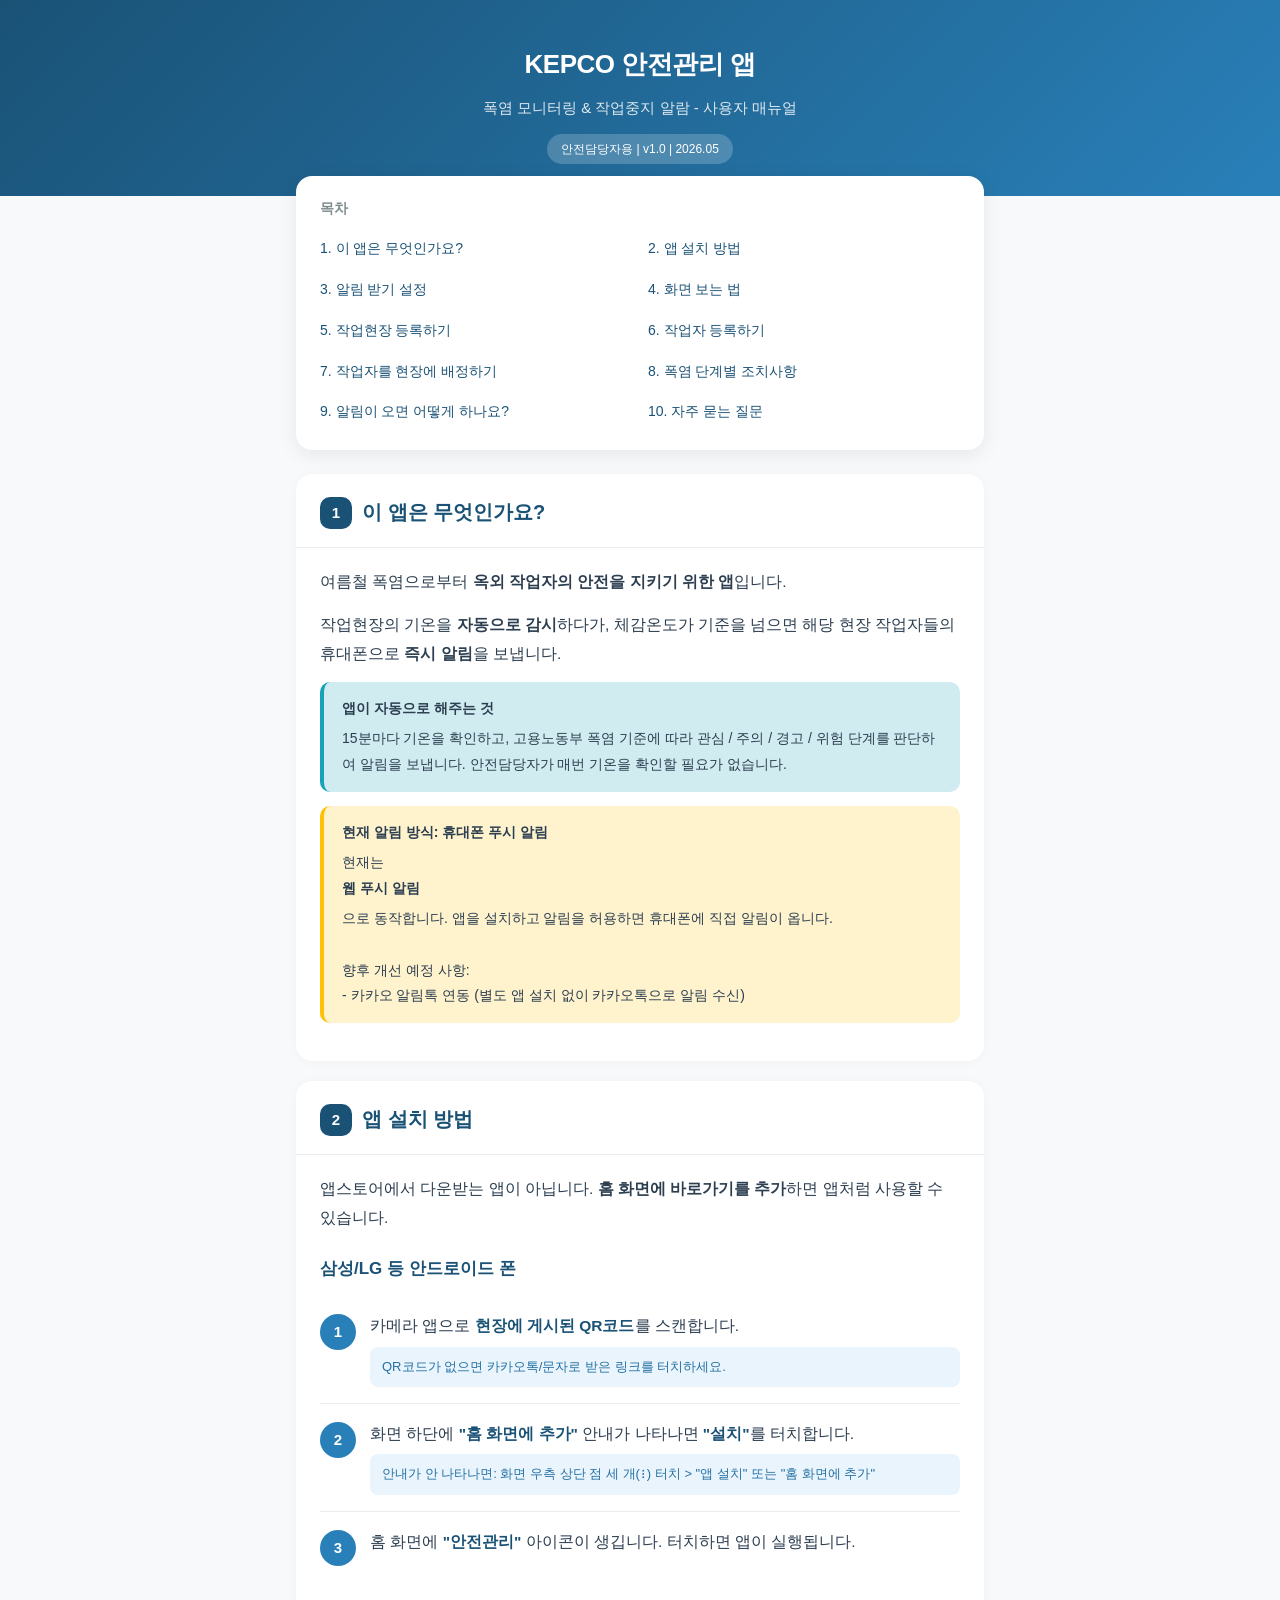
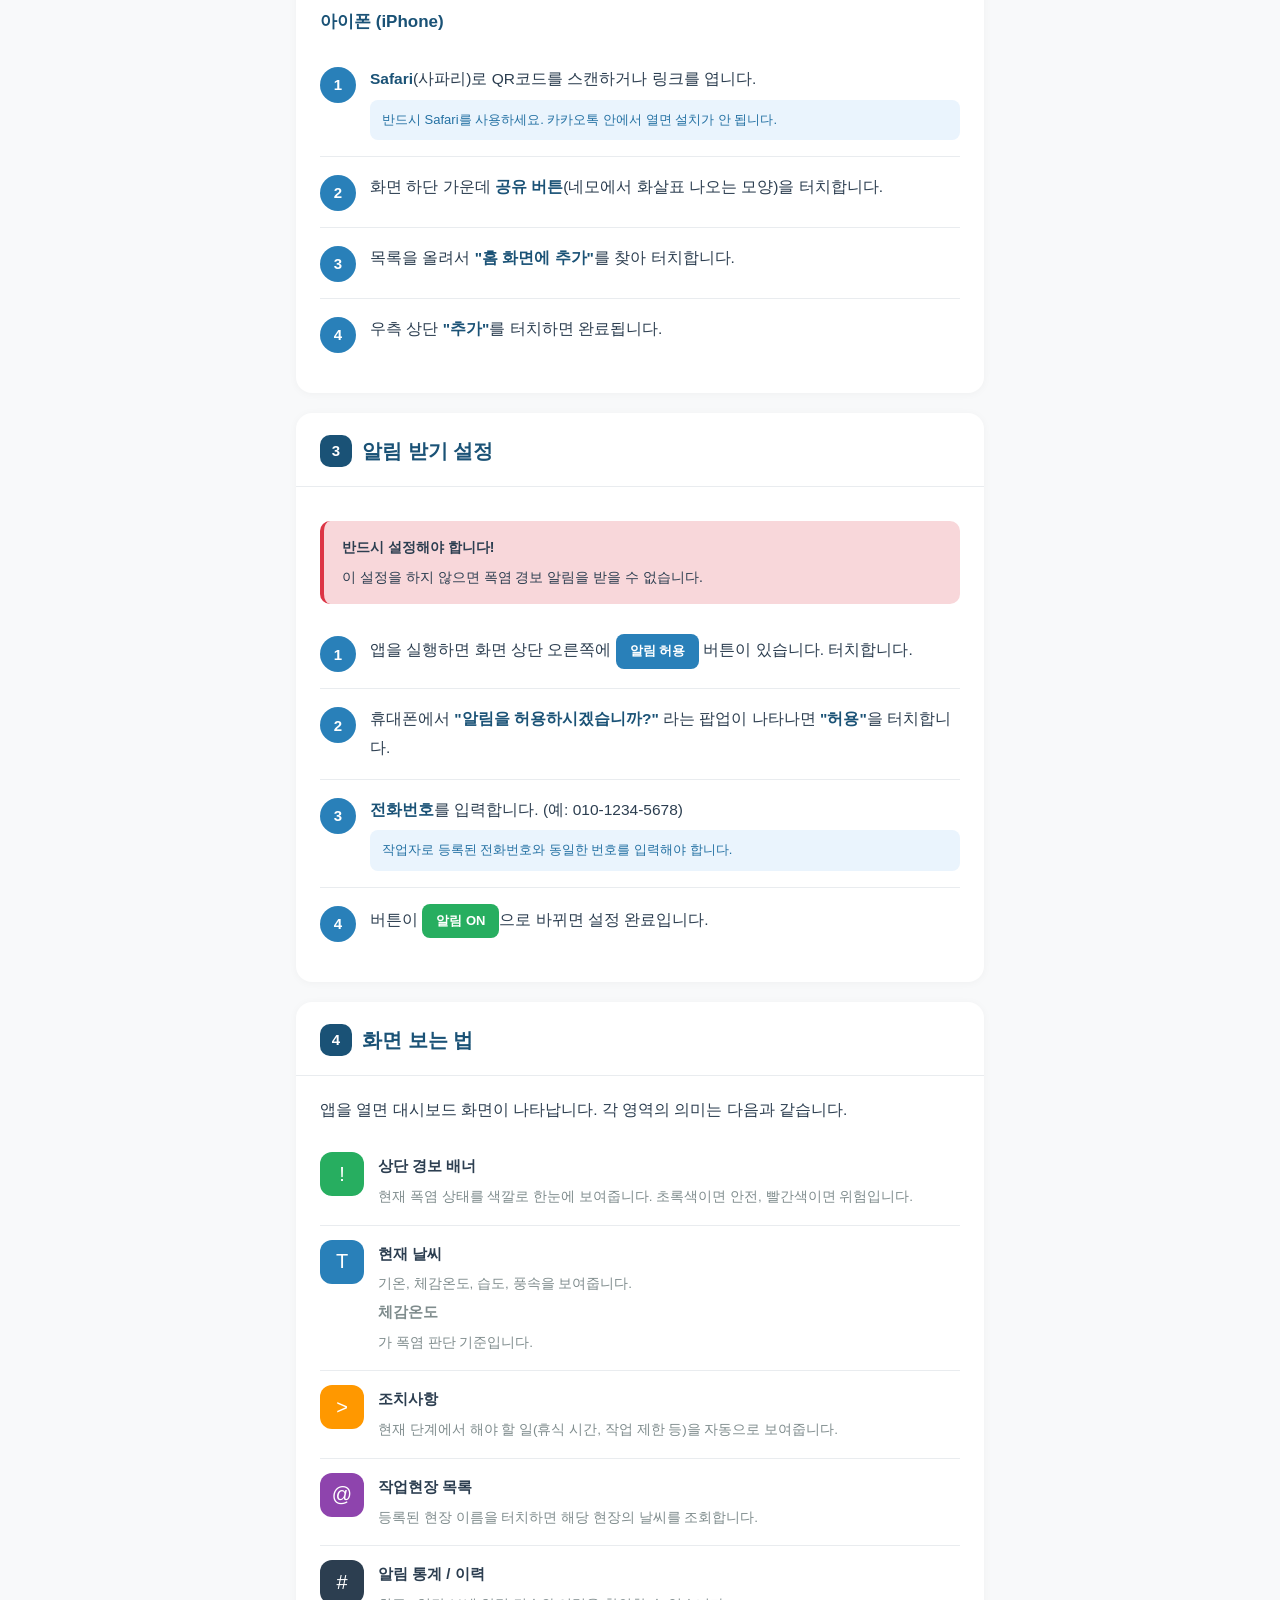
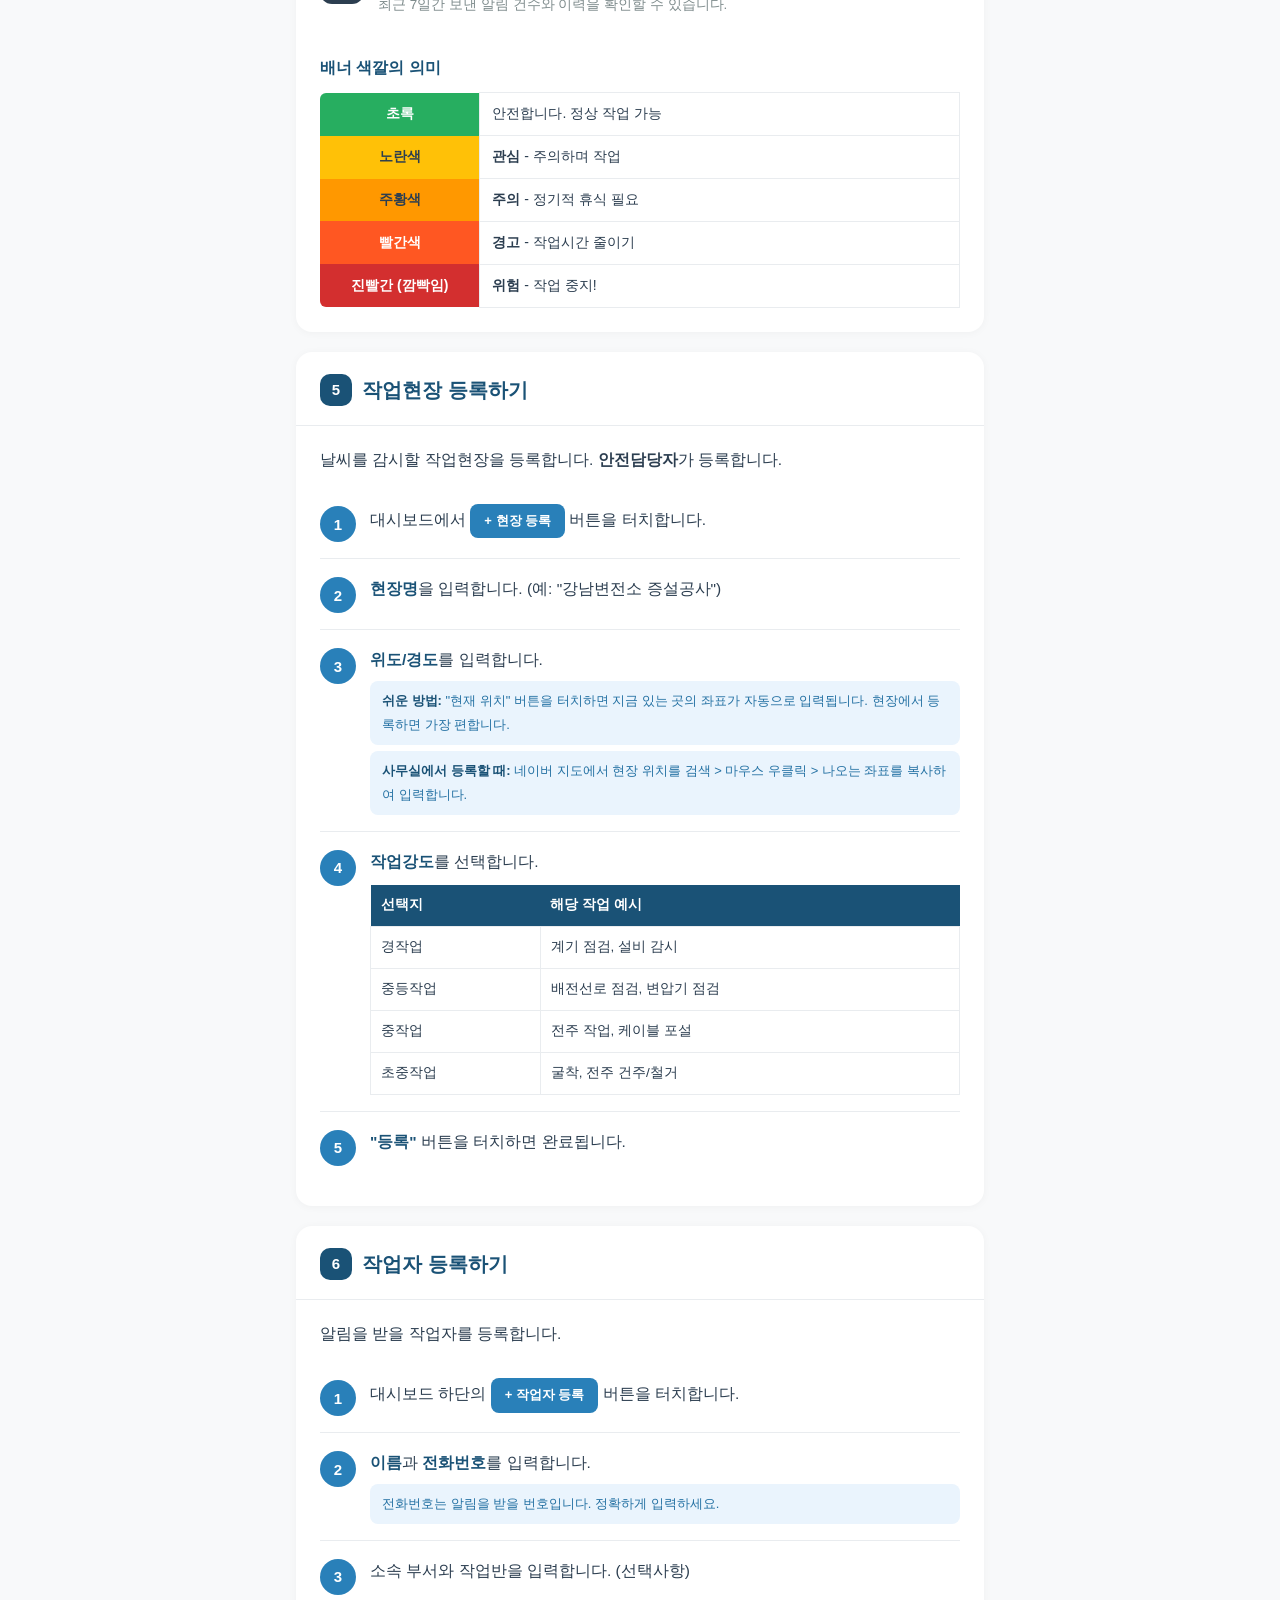
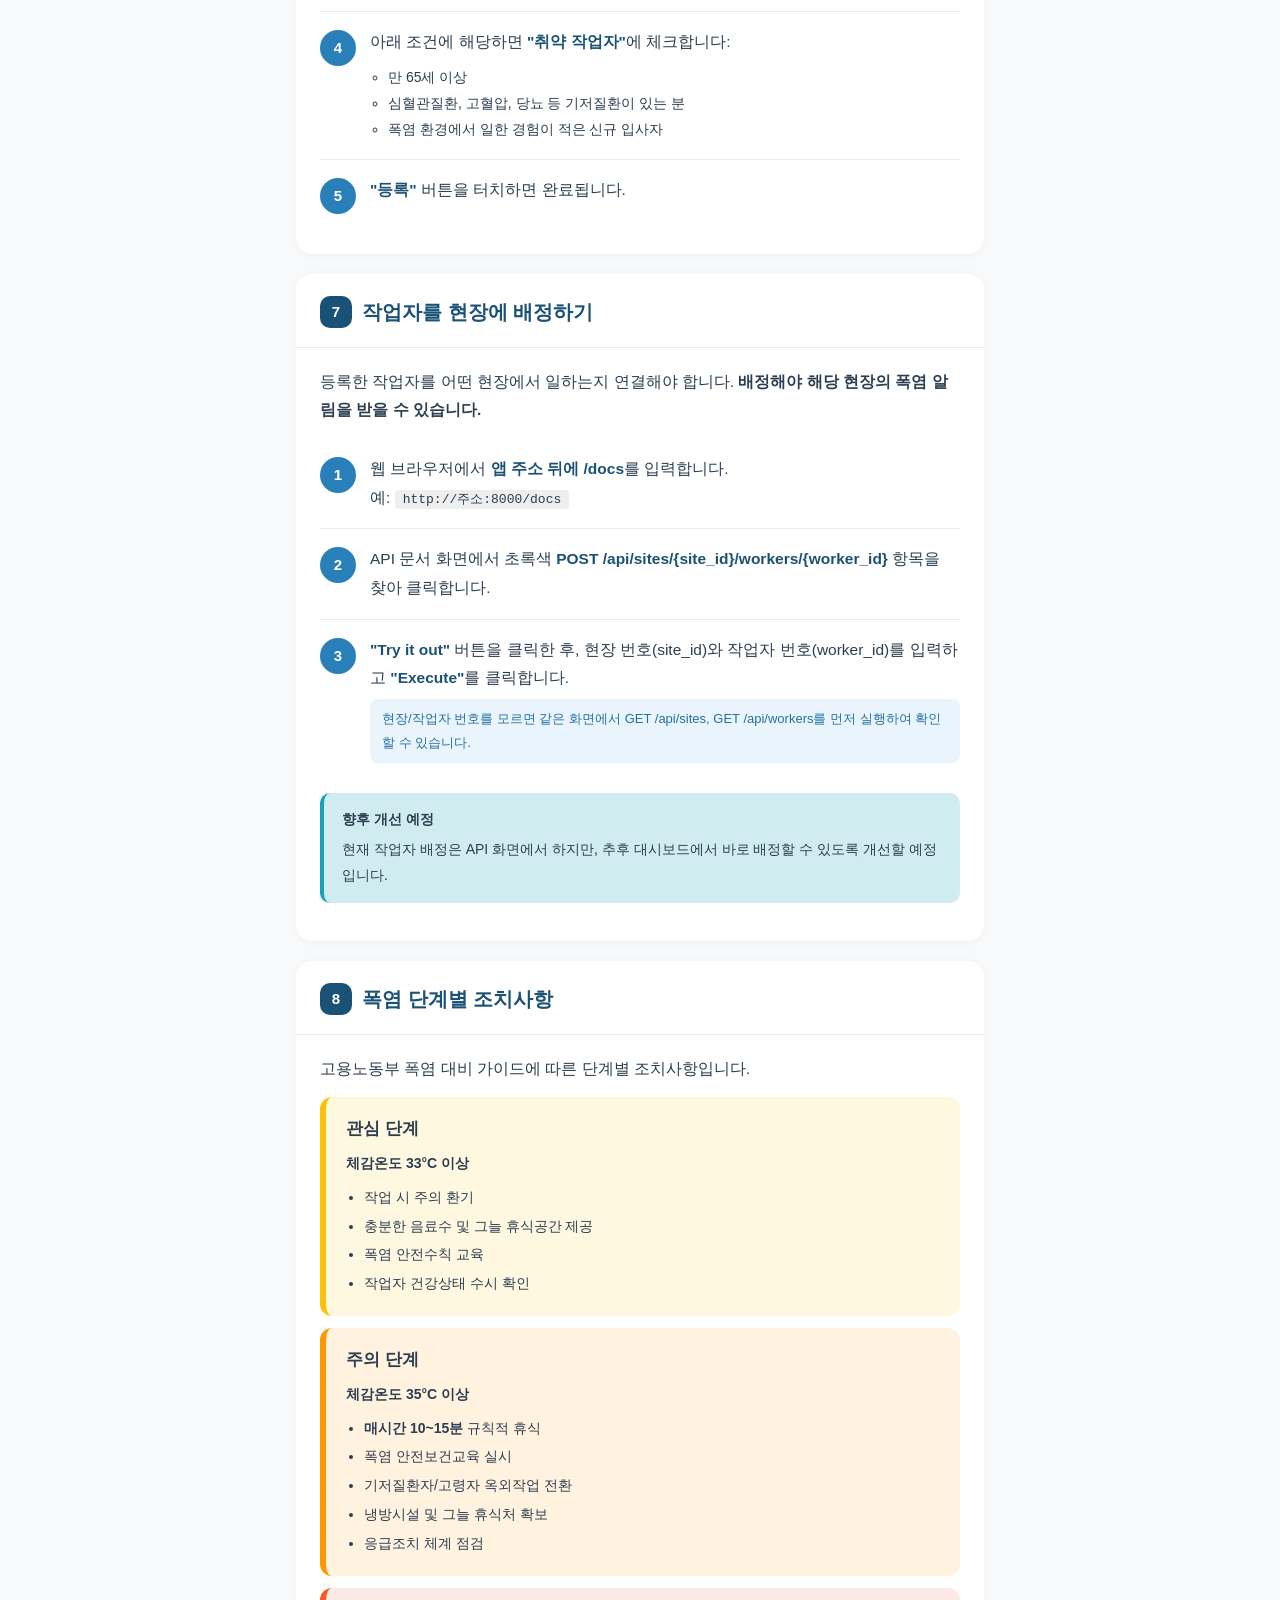
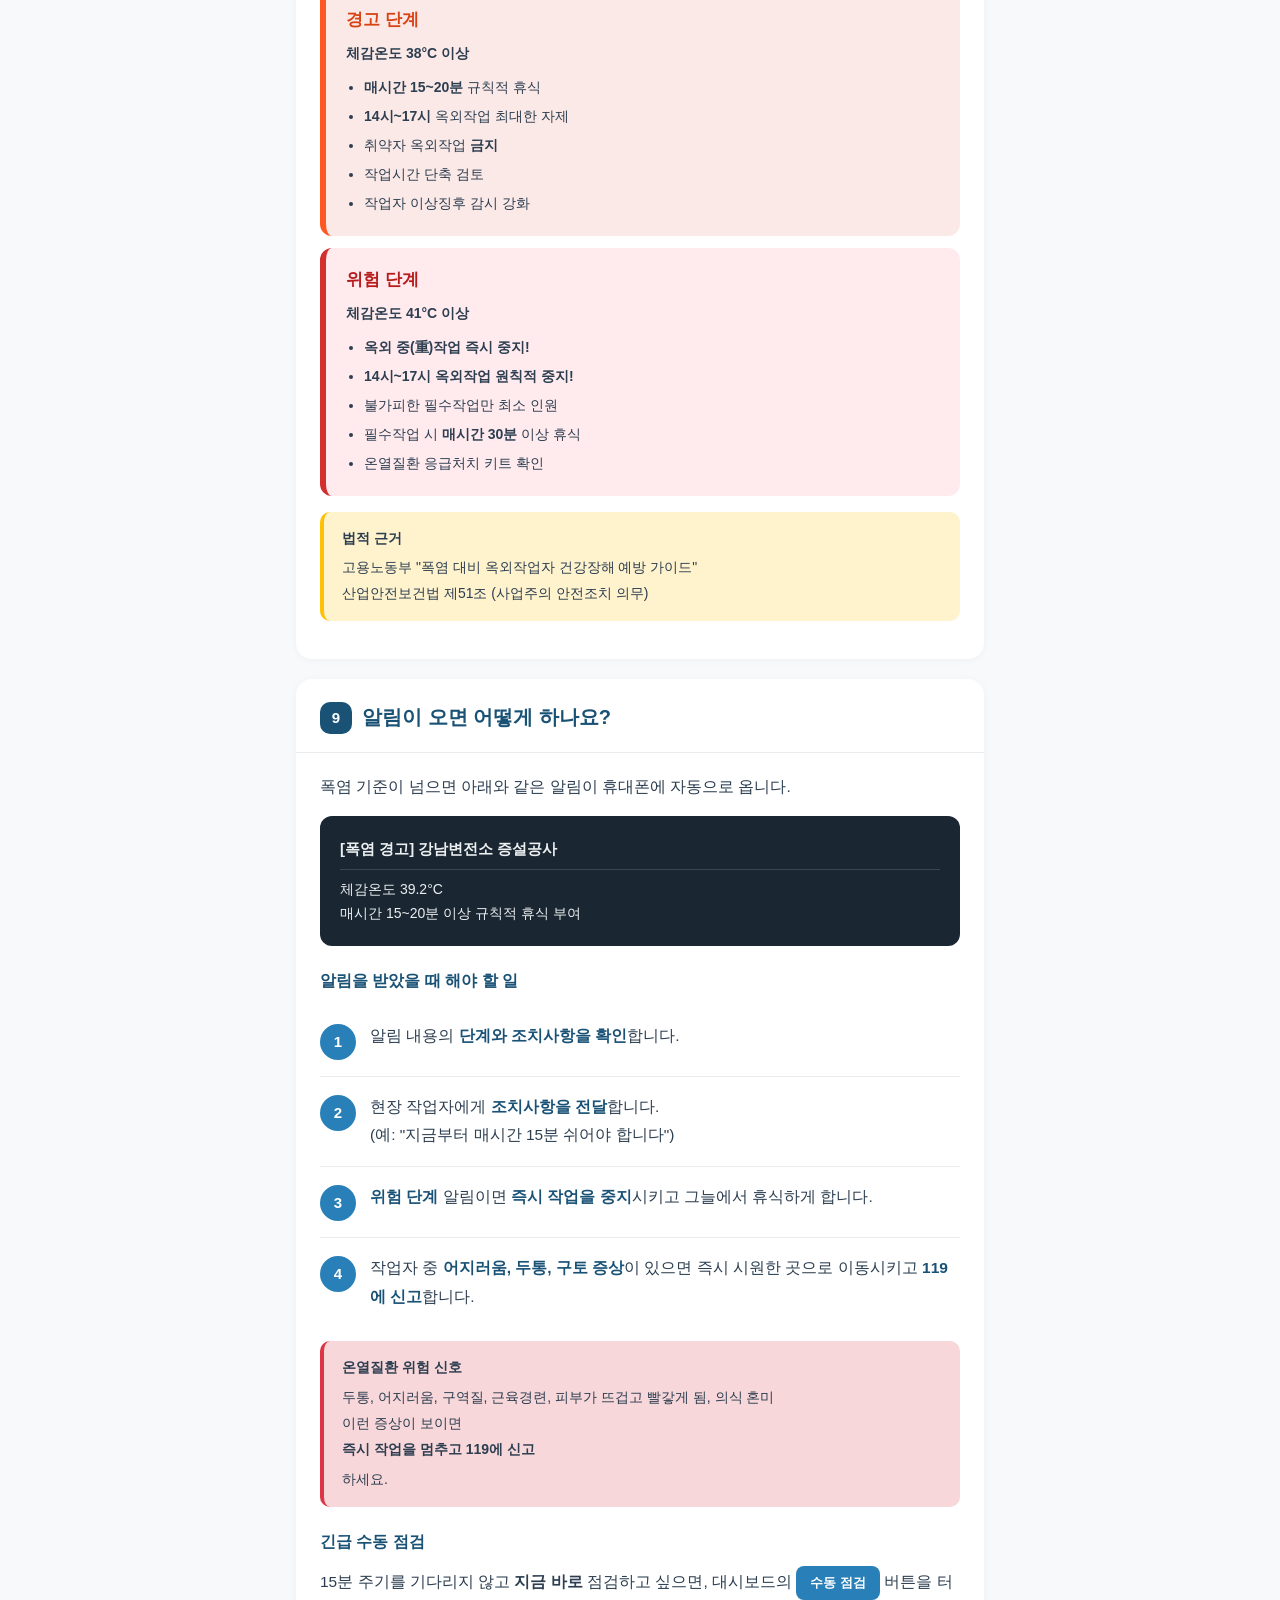
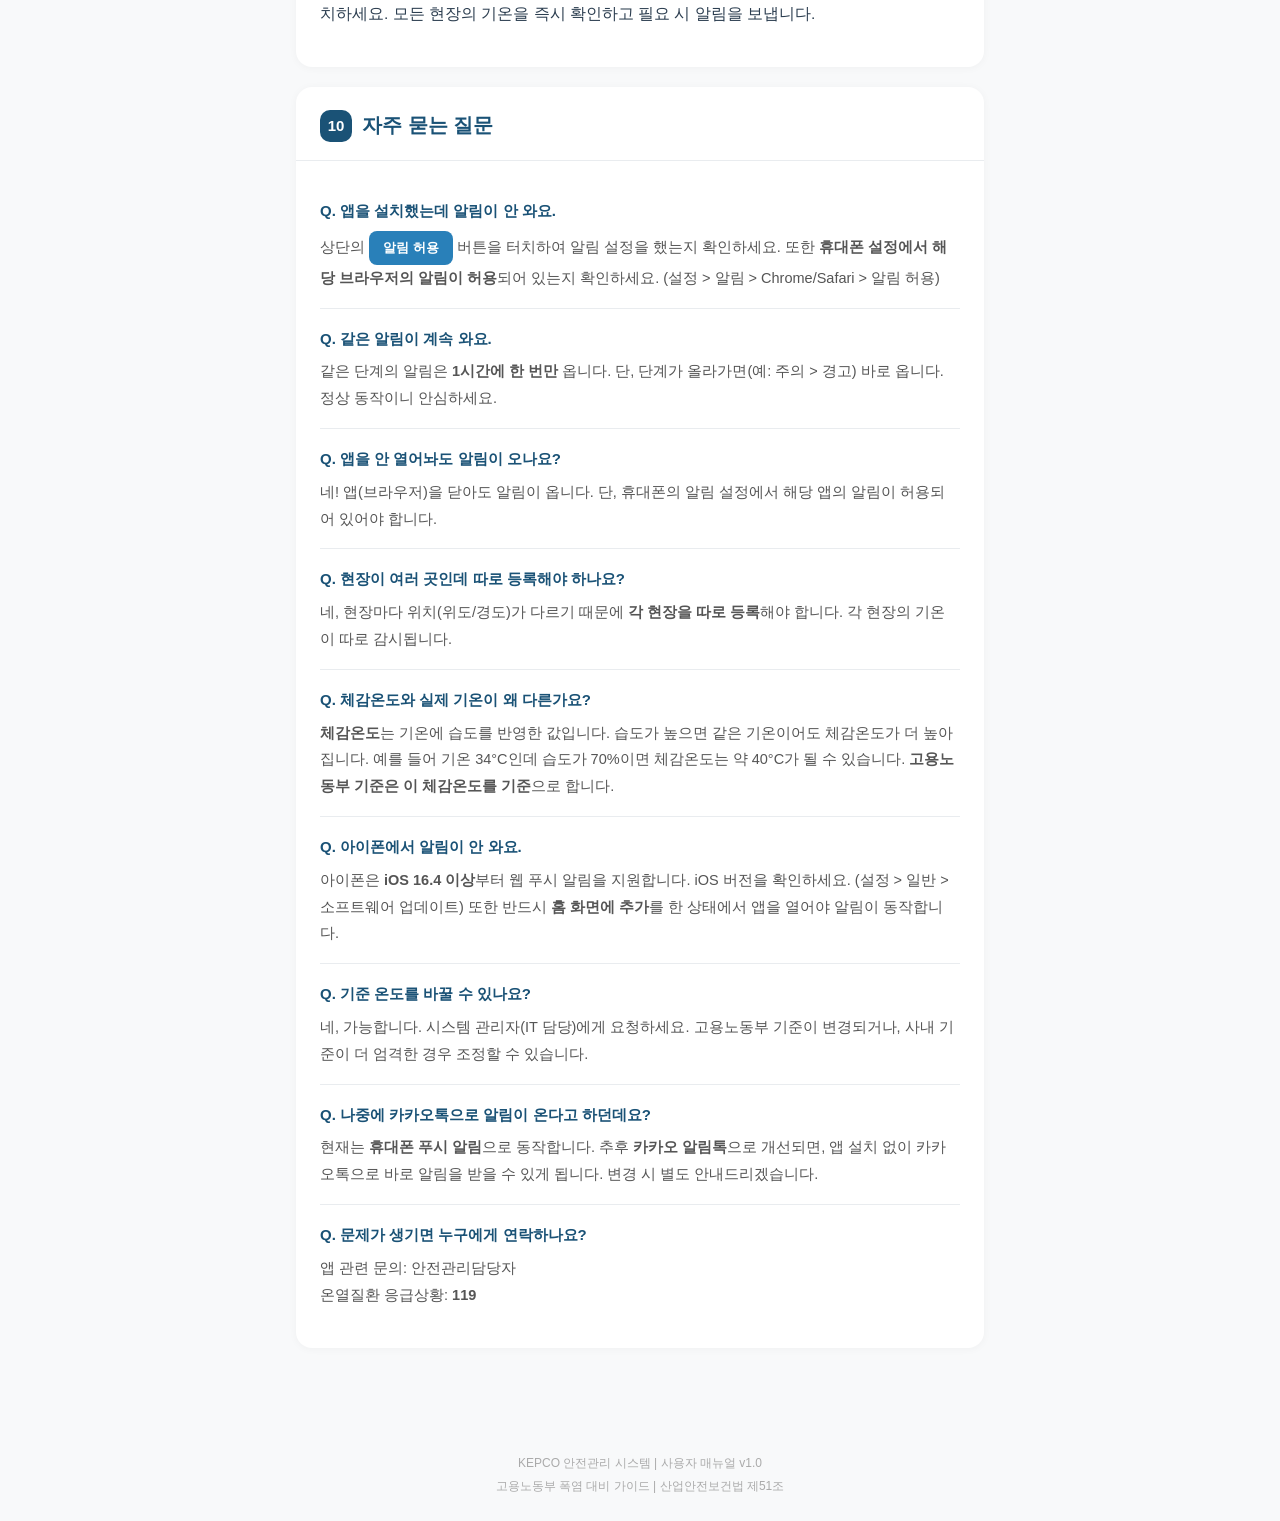
<file: frontend/user-guide.html>
<!DOCTYPE html>
<html lang="ko">
<head>
    <meta charset="UTF-8">
    <meta name="viewport" content="width=device-width, initial-scale=1.0">
    <title>KEPCO 안전관리 앱 - 사용자 매뉴얼</title>
    <style>
        :root {
            --blue: #1a5276;
            --blue-light: #2980b9;
            --bg: #f8f9fa;
            --card: #ffffff;
            --text: #2c3e50;
            --text-light: #7f8c8d;
            --border: #e9ecef;
            --safe: #27ae60;
            --interest: #FFC107;
            --caution: #FF9800;
            --warning: #FF5722;
            --danger: #D32F2F;
        }
        * { margin: 0; padding: 0; box-sizing: border-box; }
        body {
            font-family: 'Pretendard', 'Noto Sans KR', -apple-system, 'Malgun Gothic', sans-serif;
            background: var(--bg);
            color: var(--text);
            line-height: 1.85;
            font-size: 15.5px;
            -webkit-font-smoothing: antialiased;
        }

        /* 헤더 */
        .top-header {
            background: linear-gradient(135deg, var(--blue), var(--blue-light));
            color: white;
            text-align: center;
            padding: 40px 24px 32px;
        }
        .top-header h1 { font-size: 26px; font-weight: 800; letter-spacing: -0.5px; }
        .top-header .sub { font-size: 15px; opacity: 0.85; margin-top: 6px; }
        .top-header .badge {
            display: inline-block;
            margin-top: 12px;
            padding: 4px 14px;
            background: rgba(255,255,255,0.2);
            border-radius: 20px;
            font-size: 12px;
        }

        /* 네비게이션 (목차) */
        .toc {
            max-width: 720px;
            margin: -20px auto 0;
            padding: 0 16px;
            position: relative;
            z-index: 1;
        }
        .toc-card {
            background: var(--card);
            border-radius: 16px;
            padding: 20px 24px;
            box-shadow: 0 4px 20px rgba(0,0,0,0.08);
        }
        .toc-title { font-size: 14px; color: var(--text-light); margin-bottom: 10px; font-weight: 600; }
        .toc-grid {
            display: grid;
            grid-template-columns: 1fr 1fr;
            gap: 6px 16px;
        }
        .toc-grid a {
            color: var(--blue);
            text-decoration: none;
            font-size: 14px;
            padding: 4px 0;
            border-bottom: 1px solid transparent;
        }
        .toc-grid a:hover { border-bottom-color: var(--blue-light); }

        /* 메인 */
        .main { max-width: 720px; margin: 0 auto; padding: 24px 16px 60px; }

        /* 섹션 */
        .section {
            background: var(--card);
            border-radius: 16px;
            margin-bottom: 20px;
            overflow: hidden;
            box-shadow: 0 1px 8px rgba(0,0,0,0.04);
            scroll-margin-top: 16px;
        }
        .section-header {
            padding: 20px 24px 16px;
            border-bottom: 1px solid var(--border);
        }
        .section-header h2 {
            font-size: 20px;
            font-weight: 700;
            color: var(--blue);
            display: flex;
            align-items: center;
            gap: 10px;
        }
        .section-num {
            width: 32px; height: 32px;
            background: var(--blue);
            color: white;
            border-radius: 10px;
            display: flex;
            align-items: center;
            justify-content: center;
            font-size: 15px;
            font-weight: 800;
            flex-shrink: 0;
        }
        .section-body { padding: 20px 24px 24px; }
        .section-body p { margin-bottom: 14px; }

        /* 단계 카드 */
        .step-list { list-style: none; counter-reset: step; }
        .step-list > li {
            counter-increment: step;
            display: flex;
            gap: 14px;
            padding: 16px 0;
            border-bottom: 1px solid var(--border);
        }
        .step-list > li:last-child { border-bottom: none; }
        .step-circle {
            width: 36px; height: 36px;
            border-radius: 50%;
            background: var(--blue-light);
            color: white;
            display: flex;
            align-items: center;
            justify-content: center;
            font-weight: 700;
            font-size: 15px;
            flex-shrink: 0;
            margin-top: 2px;
        }
        .step-content { flex: 1; }
        .step-content strong { color: var(--blue); }
        .step-tip {
            margin-top: 6px;
            padding: 8px 12px;
            background: #eaf4fd;
            border-radius: 8px;
            font-size: 13px;
            color: #2471a3;
        }

        /* 스크린 가이드 (화면 설명) */
        .screen-label {
            display: inline-block;
            background: var(--blue);
            color: white;
            padding: 3px 10px;
            border-radius: 6px;
            font-size: 12px;
            font-weight: 600;
            margin-bottom: 8px;
        }

        /* 폭염 단계 테이블 */
        .stage-cards { display: flex; flex-direction: column; gap: 12px; }
        .stage-card {
            border-radius: 12px;
            padding: 16px 20px;
            border-left: 6px solid;
        }
        .stage-card h4 { font-size: 17px; margin-bottom: 6px; }
        .stage-card .temp { font-size: 14px; font-weight: 600; margin-bottom: 8px; }
        .stage-card ul { margin-left: 18px; font-size: 14px; }
        .stage-card li { margin-bottom: 3px; }
        .stage-card.s1 { background: #fff8e1; border-color: var(--interest); }
        .stage-card.s2 { background: #fff3e0; border-color: var(--caution); }
        .stage-card.s3 { background: #fbe9e7; border-color: var(--warning); }
        .stage-card.s3 h4 { color: #d84315; }
        .stage-card.s4 { background: #ffebee; border-color: var(--danger); }
        .stage-card.s4 h4 { color: #b71c1c; }

        /* 화면 구성 설명 */
        .ui-parts { list-style: none; }
        .ui-part {
            display: flex;
            gap: 14px;
            padding: 14px 0;
            border-bottom: 1px solid var(--border);
            align-items: flex-start;
        }
        .ui-part:last-child { border-bottom: none; }
        .ui-icon {
            width: 44px; height: 44px;
            border-radius: 12px;
            display: flex;
            align-items: center;
            justify-content: center;
            font-size: 20px;
            flex-shrink: 0;
            color: white;
        }
        .ui-part-text { flex: 1; }
        .ui-part-text strong { display: block; font-size: 15px; margin-bottom: 2px; }
        .ui-part-text span { font-size: 13.5px; color: var(--text-light); }

        /* 알림 예시 */
        .notif-example {
            background: #1a2632;
            color: #ecf0f1;
            border-radius: 12px;
            padding: 20px;
            font-size: 14px;
            line-height: 1.7;
            margin: 12px 0;
        }
        .notif-example .title {
            font-weight: 700;
            font-size: 15px;
            margin-bottom: 8px;
        }
        .notif-example .divider {
            border-top: 1px solid rgba(255,255,255,0.15);
            margin: 8px 0;
        }

        /* 자주 묻는 질문 */
        .faq-item {
            padding: 16px 0;
            border-bottom: 1px solid var(--border);
        }
        .faq-item:last-child { border-bottom: none; }
        .faq-q {
            font-weight: 700;
            font-size: 15px;
            color: var(--blue);
            margin-bottom: 6px;
        }
        .faq-a { font-size: 14.5px; color: #555; }

        /* 주의 박스 */
        .callout {
            padding: 14px 18px;
            border-radius: 10px;
            margin: 14px 0;
            font-size: 14px;
        }
        .callout.important {
            background: #fff3cd;
            border-left: 4px solid #ffc107;
        }
        .callout.danger {
            background: #f8d7da;
            border-left: 4px solid #dc3545;
        }
        .callout.tip {
            background: #d1ecf1;
            border-left: 4px solid #17a2b8;
        }
        .callout strong { display: block; margin-bottom: 4px; }

        /* 버튼 모양 설명 */
        .btn-sample {
            display: inline-block;
            padding: 5px 14px;
            border-radius: 8px;
            font-size: 13px;
            font-weight: 600;
            vertical-align: middle;
        }
        .btn-blue { background: var(--blue-light); color: white; }
        .btn-green { background: var(--safe); color: white; }
        .btn-red { background: var(--danger); color: white; }

        /* 푸터 */
        .footer {
            text-align: center;
            padding: 24px;
            font-size: 12px;
            color: #aaa;
        }

        /* 인쇄 */
        @media print {
            body { background: white; font-size: 13px; }
            .top-header { padding: 20px; }
            .section { box-shadow: none; border: 1px solid #ddd; break-inside: avoid; }
            .toc-card { box-shadow: none; border: 1px solid #ddd; }
        }

        /* 모바일 */
        @media (max-width: 600px) {
            .toc-grid { grid-template-columns: 1fr; }
            .top-header h1 { font-size: 22px; }
        }
    </style>
</head>
<body>

<!-- ──────── 헤더 ──────── -->
<div class="top-header">
    <h1>KEPCO 안전관리 앱</h1>
    <div class="sub">폭염 모니터링 & 작업중지 알람 - 사용자 매뉴얼</div>
    <div class="badge">안전담당자용 | v1.0 | 2026.05</div>
</div>

<!-- ──────── 목차 ──────── -->
<div class="toc">
    <div class="toc-card">
        <div class="toc-title">목차</div>
        <div class="toc-grid">
            <a href="#s1">1. 이 앱은 무엇인가요?</a>
            <a href="#s2">2. 앱 설치 방법</a>
            <a href="#s3">3. 알림 받기 설정</a>
            <a href="#s4">4. 화면 보는 법</a>
            <a href="#s5">5. 작업현장 등록하기</a>
            <a href="#s6">6. 작업자 등록하기</a>
            <a href="#s7">7. 작업자를 현장에 배정하기</a>
            <a href="#s8">8. 폭염 단계별 조치사항</a>
            <a href="#s9">9. 알림이 오면 어떻게 하나요?</a>
            <a href="#s10">10. 자주 묻는 질문</a>
        </div>
    </div>
</div>

<div class="main">

<!-- ═══════════════════════════ -->
<!-- 1. 이 앱은 무엇인가요?      -->
<!-- ═══════════════════════════ -->
<div class="section" id="s1">
    <div class="section-header">
        <h2><span class="section-num">1</span> 이 앱은 무엇인가요?</h2>
    </div>
    <div class="section-body">
        <p>
            여름철 폭염으로부터 <strong>옥외 작업자의 안전을 지키기 위한 앱</strong>입니다.
        </p>
        <p>
            작업현장의 기온을 <strong>자동으로 감시</strong>하다가, 체감온도가 기준을 넘으면
            해당 현장 작업자들의 휴대폰으로 <strong>즉시 알림</strong>을 보냅니다.
        </p>

        <div class="callout tip">
            <strong>앱이 자동으로 해주는 것</strong>
            15분마다 기온을 확인하고, 고용노동부 폭염 기준에 따라
            관심 / 주의 / 경고 / 위험 단계를 판단하여 알림을 보냅니다.
            안전담당자가 매번 기온을 확인할 필요가 없습니다.
        </div>

        <div class="callout important">
            <strong>현재 알림 방식: 휴대폰 푸시 알림</strong>
            현재는 <strong>웹 푸시 알림</strong>으로 동작합니다. 앱을 설치하고 알림을 허용하면 휴대폰에 직접 알림이 옵니다.<br><br>
            향후 개선 예정 사항:<br>
            - 카카오 알림톡 연동 (별도 앱 설치 없이 카카오톡으로 알림 수신)
        </div>
    </div>
</div>

<!-- ═══════════════════════════ -->
<!-- 2. 앱 설치 방법              -->
<!-- ═══════════════════════════ -->
<div class="section" id="s2">
    <div class="section-header">
        <h2><span class="section-num">2</span> 앱 설치 방법</h2>
    </div>
    <div class="section-body">
        <p>앱스토어에서 다운받는 앱이 아닙니다. <strong>홈 화면에 바로가기를 추가</strong>하면 앱처럼 사용할 수 있습니다.</p>

        <h3 style="margin:20px 0 12px;font-size:17px;color:var(--blue)">삼성/LG 등 안드로이드 폰</h3>
        <ol class="step-list">
            <li>
                <div class="step-circle">1</div>
                <div class="step-content">
                    카메라 앱으로 <strong>현장에 게시된 QR코드</strong>를 스캔합니다.
                    <div class="step-tip">QR코드가 없으면 카카오톡/문자로 받은 링크를 터치하세요.</div>
                </div>
            </li>
            <li>
                <div class="step-circle">2</div>
                <div class="step-content">
                    화면 하단에 <strong>"홈 화면에 추가"</strong> 안내가 나타나면 <strong>"설치"</strong>를 터치합니다.
                    <div class="step-tip">안내가 안 나타나면: 화면 우측 상단 점 세 개(&#8942;) 터치 > "앱 설치" 또는 "홈 화면에 추가"</div>
                </div>
            </li>
            <li>
                <div class="step-circle">3</div>
                <div class="step-content">
                    홈 화면에 <strong>"안전관리"</strong> 아이콘이 생깁니다. 터치하면 앱이 실행됩니다.
                </div>
            </li>
        </ol>

        <h3 style="margin:24px 0 12px;font-size:17px;color:var(--blue)">아이폰 (iPhone)</h3>
        <ol class="step-list">
            <li>
                <div class="step-circle">1</div>
                <div class="step-content">
                    <strong>Safari</strong>(사파리)로 QR코드를 스캔하거나 링크를 엽니다.
                    <div class="step-tip">반드시 Safari를 사용하세요. 카카오톡 안에서 열면 설치가 안 됩니다.</div>
                </div>
            </li>
            <li>
                <div class="step-circle">2</div>
                <div class="step-content">
                    화면 하단 가운데 <strong>공유 버튼</strong>(네모에서 화살표 나오는 모양)을 터치합니다.
                </div>
            </li>
            <li>
                <div class="step-circle">3</div>
                <div class="step-content">
                    목록을 올려서 <strong>"홈 화면에 추가"</strong>를 찾아 터치합니다.
                </div>
            </li>
            <li>
                <div class="step-circle">4</div>
                <div class="step-content">
                    우측 상단 <strong>"추가"</strong>를 터치하면 완료됩니다.
                </div>
            </li>
        </ol>
    </div>
</div>

<!-- ═══════════════════════════ -->
<!-- 3. 알림 받기 설정            -->
<!-- ═══════════════════════════ -->
<div class="section" id="s3">
    <div class="section-header">
        <h2><span class="section-num">3</span> 알림 받기 설정</h2>
    </div>
    <div class="section-body">
        <div class="callout danger">
            <strong>반드시 설정해야 합니다!</strong>
            이 설정을 하지 않으면 폭염 경보 알림을 받을 수 없습니다.
        </div>

        <ol class="step-list">
            <li>
                <div class="step-circle">1</div>
                <div class="step-content">
                    앱을 실행하면 화면 상단 오른쪽에 <span class="btn-sample btn-blue">알림 허용</span> 버튼이 있습니다. 터치합니다.
                </div>
            </li>
            <li>
                <div class="step-circle">2</div>
                <div class="step-content">
                    휴대폰에서 <strong>"알림을 허용하시겠습니까?"</strong> 라는 팝업이 나타나면 <strong>"허용"</strong>을 터치합니다.
                </div>
            </li>
            <li>
                <div class="step-circle">3</div>
                <div class="step-content">
                    <strong>전화번호</strong>를 입력합니다. (예: 010-1234-5678)
                    <div class="step-tip">작업자로 등록된 전화번호와 동일한 번호를 입력해야 합니다.</div>
                </div>
            </li>
            <li>
                <div class="step-circle">4</div>
                <div class="step-content">
                    버튼이 <span class="btn-sample btn-green">알림 ON</span>으로 바뀌면 설정 완료입니다.
                </div>
            </li>
        </ol>
    </div>
</div>

<!-- ═══════════════════════════ -->
<!-- 4. 화면 보는 법              -->
<!-- ═══════════════════════════ -->
<div class="section" id="s4">
    <div class="section-header">
        <h2><span class="section-num">4</span> 화면 보는 법</h2>
    </div>
    <div class="section-body">
        <p>앱을 열면 대시보드 화면이 나타납니다. 각 영역의 의미는 다음과 같습니다.</p>

        <ul class="ui-parts">
            <li class="ui-part">
                <div class="ui-icon" style="background:var(--safe)">!</div>
                <div class="ui-part-text">
                    <strong>상단 경보 배너</strong>
                    <span>현재 폭염 상태를 색깔로 한눈에 보여줍니다. 초록색이면 안전, 빨간색이면 위험입니다.</span>
                </div>
            </li>
            <li class="ui-part">
                <div class="ui-icon" style="background:var(--blue-light)">T</div>
                <div class="ui-part-text">
                    <strong>현재 날씨</strong>
                    <span>기온, 체감온도, 습도, 풍속을 보여줍니다. <strong>체감온도</strong>가 폭염 판단 기준입니다.</span>
                </div>
            </li>
            <li class="ui-part">
                <div class="ui-icon" style="background:var(--caution)">&gt;</div>
                <div class="ui-part-text">
                    <strong>조치사항</strong>
                    <span>현재 단계에서 해야 할 일(휴식 시간, 작업 제한 등)을 자동으로 보여줍니다.</span>
                </div>
            </li>
            <li class="ui-part">
                <div class="ui-icon" style="background:#8e44ad">@</div>
                <div class="ui-part-text">
                    <strong>작업현장 목록</strong>
                    <span>등록된 현장 이름을 터치하면 해당 현장의 날씨를 조회합니다.</span>
                </div>
            </li>
            <li class="ui-part">
                <div class="ui-icon" style="background:#2c3e50">#</div>
                <div class="ui-part-text">
                    <strong>알림 통계 / 이력</strong>
                    <span>최근 7일간 보낸 알림 건수와 이력을 확인할 수 있습니다.</span>
                </div>
            </li>
        </ul>

        <h3 style="margin:20px 0 10px;font-size:16px;color:var(--blue)">배너 색깔의 의미</h3>
        <table style="width:100%;border-collapse:collapse;font-size:14px">
            <tr>
                <td style="padding:8px 12px;background:#27ae60;color:white;border-radius:6px 0 0 0;font-weight:600;text-align:center;width:25%">초록</td>
                <td style="padding:8px 12px;border:1px solid var(--border)">안전합니다. 정상 작업 가능</td>
            </tr>
            <tr>
                <td style="padding:8px 12px;background:#FFC107;font-weight:600;text-align:center">노란색</td>
                <td style="padding:8px 12px;border:1px solid var(--border)"><strong>관심</strong> - 주의하며 작업</td>
            </tr>
            <tr>
                <td style="padding:8px 12px;background:#FF9800;font-weight:600;text-align:center">주황색</td>
                <td style="padding:8px 12px;border:1px solid var(--border)"><strong>주의</strong> - 정기적 휴식 필요</td>
            </tr>
            <tr>
                <td style="padding:8px 12px;background:#FF5722;color:white;font-weight:600;text-align:center">빨간색</td>
                <td style="padding:8px 12px;border:1px solid var(--border)"><strong>경고</strong> - 작업시간 줄이기</td>
            </tr>
            <tr>
                <td style="padding:8px 12px;background:#D32F2F;color:white;border-radius:0 0 0 6px;font-weight:600;text-align:center">진빨간 (깜빡임)</td>
                <td style="padding:8px 12px;border:1px solid var(--border)"><strong>위험</strong> - 작업 중지!</td>
            </tr>
        </table>
    </div>
</div>

<!-- ═══════════════════════════ -->
<!-- 5. 작업현장 등록하기          -->
<!-- ═══════════════════════════ -->
<div class="section" id="s5">
    <div class="section-header">
        <h2><span class="section-num">5</span> 작업현장 등록하기</h2>
    </div>
    <div class="section-body">
        <p>날씨를 감시할 작업현장을 등록합니다. <strong>안전담당자</strong>가 등록합니다.</p>

        <ol class="step-list">
            <li>
                <div class="step-circle">1</div>
                <div class="step-content">
                    대시보드에서 <span class="btn-sample btn-blue">+ 현장 등록</span> 버튼을 터치합니다.
                </div>
            </li>
            <li>
                <div class="step-circle">2</div>
                <div class="step-content">
                    <strong>현장명</strong>을 입력합니다. (예: "강남변전소 증설공사")
                </div>
            </li>
            <li>
                <div class="step-circle">3</div>
                <div class="step-content">
                    <strong>위도/경도</strong>를 입력합니다.
                    <div class="step-tip">
                        <strong>쉬운 방법:</strong> "현재 위치" 버튼을 터치하면 지금 있는 곳의 좌표가 자동으로 입력됩니다.
                        현장에서 등록하면 가장 편합니다.
                    </div>
                    <div class="step-tip" style="margin-top:6px">
                        <strong>사무실에서 등록할 때:</strong> 네이버 지도에서 현장 위치를 검색 > 마우스 우클릭 > 나오는 좌표를 복사하여 입력합니다.
                    </div>
                </div>
            </li>
            <li>
                <div class="step-circle">4</div>
                <div class="step-content">
                    <strong>작업강도</strong>를 선택합니다.
                    <table style="width:100%;border-collapse:collapse;font-size:13.5px;margin-top:8px">
                        <tr style="background:var(--blue);color:white">
                            <th style="padding:8px 10px;text-align:left">선택지</th>
                            <th style="padding:8px 10px;text-align:left">해당 작업 예시</th>
                        </tr>
                        <tr>
                            <td style="padding:8px 10px;border:1px solid var(--border)">경작업</td>
                            <td style="padding:8px 10px;border:1px solid var(--border)">계기 점검, 설비 감시</td>
                        </tr>
                        <tr>
                            <td style="padding:8px 10px;border:1px solid var(--border)">중등작업</td>
                            <td style="padding:8px 10px;border:1px solid var(--border)">배전선로 점검, 변압기 점검</td>
                        </tr>
                        <tr>
                            <td style="padding:8px 10px;border:1px solid var(--border)">중작업</td>
                            <td style="padding:8px 10px;border:1px solid var(--border)">전주 작업, 케이블 포설</td>
                        </tr>
                        <tr>
                            <td style="padding:8px 10px;border:1px solid var(--border)">초중작업</td>
                            <td style="padding:8px 10px;border:1px solid var(--border)">굴착, 전주 건주/철거</td>
                        </tr>
                    </table>
                </div>
            </li>
            <li>
                <div class="step-circle">5</div>
                <div class="step-content">
                    <strong>"등록"</strong> 버튼을 터치하면 완료됩니다.
                </div>
            </li>
        </ol>
    </div>
</div>

<!-- ═══════════════════════════ -->
<!-- 6. 작업자 등록하기           -->
<!-- ═══════════════════════════ -->
<div class="section" id="s6">
    <div class="section-header">
        <h2><span class="section-num">6</span> 작업자 등록하기</h2>
    </div>
    <div class="section-body">
        <p>알림을 받을 작업자를 등록합니다.</p>

        <ol class="step-list">
            <li>
                <div class="step-circle">1</div>
                <div class="step-content">
                    대시보드 하단의 <span class="btn-sample btn-blue">+ 작업자 등록</span> 버튼을 터치합니다.
                </div>
            </li>
            <li>
                <div class="step-circle">2</div>
                <div class="step-content">
                    <strong>이름</strong>과 <strong>전화번호</strong>를 입력합니다.
                    <div class="step-tip">전화번호는 알림을 받을 번호입니다. 정확하게 입력하세요.</div>
                </div>
            </li>
            <li>
                <div class="step-circle">3</div>
                <div class="step-content">
                    소속 부서와 작업반을 입력합니다. (선택사항)
                </div>
            </li>
            <li>
                <div class="step-circle">4</div>
                <div class="step-content">
                    아래 조건에 해당하면 <strong>"취약 작업자"</strong>에 체크합니다:
                    <ul style="margin:8px 0 0 18px;font-size:14px">
                        <li>만 65세 이상</li>
                        <li>심혈관질환, 고혈압, 당뇨 등 기저질환이 있는 분</li>
                        <li>폭염 환경에서 일한 경험이 적은 신규 입사자</li>
                    </ul>
                </div>
            </li>
            <li>
                <div class="step-circle">5</div>
                <div class="step-content">
                    <strong>"등록"</strong> 버튼을 터치하면 완료됩니다.
                </div>
            </li>
        </ol>
    </div>
</div>

<!-- ═══════════════════════════ -->
<!-- 7. 작업자를 현장에 배정       -->
<!-- ═══════════════════════════ -->
<div class="section" id="s7">
    <div class="section-header">
        <h2><span class="section-num">7</span> 작업자를 현장에 배정하기</h2>
    </div>
    <div class="section-body">
        <p>등록한 작업자를 어떤 현장에서 일하는지 연결해야 합니다. <strong>배정해야 해당 현장의 폭염 알림을 받을 수 있습니다.</strong></p>

        <ol class="step-list">
            <li>
                <div class="step-circle">1</div>
                <div class="step-content">
                    웹 브라우저에서 <strong>앱 주소 뒤에 /docs</strong>를 입력합니다.<br>
                    예: <code style="background:#eee;padding:2px 8px;border-radius:4px;font-size:13px">http://주소:8000/docs</code>
                </div>
            </li>
            <li>
                <div class="step-circle">2</div>
                <div class="step-content">
                    API 문서 화면에서 초록색 <strong>POST /api/sites/{site_id}/workers/{worker_id}</strong> 항목을 찾아 클릭합니다.
                </div>
            </li>
            <li>
                <div class="step-circle">3</div>
                <div class="step-content">
                    <strong>"Try it out"</strong> 버튼을 클릭한 후, 현장 번호(site_id)와 작업자 번호(worker_id)를 입력하고 <strong>"Execute"</strong>를 클릭합니다.
                    <div class="step-tip">
                        현장/작업자 번호를 모르면 같은 화면에서 GET /api/sites, GET /api/workers를 먼저 실행하여 확인할 수 있습니다.
                    </div>
                </div>
            </li>
        </ol>

        <div class="callout tip">
            <strong>향후 개선 예정</strong>
            현재 작업자 배정은 API 화면에서 하지만, 추후 대시보드에서 바로 배정할 수 있도록 개선할 예정입니다.
        </div>
    </div>
</div>

<!-- ═══════════════════════════ -->
<!-- 8. 폭염 단계별 조치사항       -->
<!-- ═══════════════════════════ -->
<div class="section" id="s8">
    <div class="section-header">
        <h2><span class="section-num">8</span> 폭염 단계별 조치사항</h2>
    </div>
    <div class="section-body">
        <p>고용노동부 폭염 대비 가이드에 따른 단계별 조치사항입니다.</p>

        <div class="stage-cards">
            <div class="stage-card s1">
                <h4>관심 단계</h4>
                <div class="temp">체감온도 33°C 이상</div>
                <ul>
                    <li>작업 시 주의 환기</li>
                    <li>충분한 음료수 및 그늘 휴식공간 제공</li>
                    <li>폭염 안전수칙 교육</li>
                    <li>작업자 건강상태 수시 확인</li>
                </ul>
            </div>

            <div class="stage-card s2">
                <h4>주의 단계</h4>
                <div class="temp">체감온도 35°C 이상</div>
                <ul>
                    <li><strong>매시간 10~15분</strong> 규칙적 휴식</li>
                    <li>폭염 안전보건교육 실시</li>
                    <li>기저질환자/고령자 옥외작업 전환</li>
                    <li>냉방시설 및 그늘 휴식처 확보</li>
                    <li>응급조치 체계 점검</li>
                </ul>
            </div>

            <div class="stage-card s3">
                <h4>경고 단계</h4>
                <div class="temp">체감온도 38°C 이상</div>
                <ul>
                    <li><strong>매시간 15~20분</strong> 규칙적 휴식</li>
                    <li><strong>14시~17시</strong> 옥외작업 최대한 자제</li>
                    <li>취약자 옥외작업 <strong>금지</strong></li>
                    <li>작업시간 단축 검토</li>
                    <li>작업자 이상징후 감시 강화</li>
                </ul>
            </div>

            <div class="stage-card s4">
                <h4>위험 단계</h4>
                <div class="temp">체감온도 41°C 이상</div>
                <ul>
                    <li><strong>옥외 중(重)작업 즉시 중지!</strong></li>
                    <li><strong>14시~17시 옥외작업 원칙적 중지!</strong></li>
                    <li>불가피한 필수작업만 최소 인원</li>
                    <li>필수작업 시 <strong>매시간 30분</strong> 이상 휴식</li>
                    <li>온열질환 응급처치 키트 확인</li>
                </ul>
            </div>
        </div>

        <div class="callout important" style="margin-top:16px">
            <strong>법적 근거</strong>
            고용노동부 "폭염 대비 옥외작업자 건강장해 예방 가이드"<br>
            산업안전보건법 제51조 (사업주의 안전조치 의무)
        </div>
    </div>
</div>

<!-- ═══════════════════════════ -->
<!-- 9. 알림이 오면               -->
<!-- ═══════════════════════════ -->
<div class="section" id="s9">
    <div class="section-header">
        <h2><span class="section-num">9</span> 알림이 오면 어떻게 하나요?</h2>
    </div>
    <div class="section-body">
        <p>폭염 기준이 넘으면 아래와 같은 알림이 휴대폰에 자동으로 옵니다.</p>

        <div class="notif-example">
            <div class="title">[폭염 경고] 강남변전소 증설공사</div>
            <div class="divider"></div>
            체감온도 39.2°C<br>
            매시간 15~20분 이상 규칙적 휴식 부여
        </div>

        <h3 style="margin:20px 0 10px;font-size:16px;color:var(--blue)">알림을 받았을 때 해야 할 일</h3>

        <ol class="step-list">
            <li>
                <div class="step-circle">1</div>
                <div class="step-content">
                    알림 내용의 <strong>단계와 조치사항을 확인</strong>합니다.
                </div>
            </li>
            <li>
                <div class="step-circle">2</div>
                <div class="step-content">
                    현장 작업자에게 <strong>조치사항을 전달</strong>합니다.<br>
                    (예: "지금부터 매시간 15분 쉬어야 합니다")
                </div>
            </li>
            <li>
                <div class="step-circle">3</div>
                <div class="step-content">
                    <strong>위험 단계</strong> 알림이면 <strong>즉시 작업을 중지</strong>시키고 그늘에서 휴식하게 합니다.
                </div>
            </li>
            <li>
                <div class="step-circle">4</div>
                <div class="step-content">
                    작업자 중 <strong>어지러움, 두통, 구토 증상</strong>이 있으면 즉시 시원한 곳으로 이동시키고 <strong>119에 신고</strong>합니다.
                </div>
            </li>
        </ol>

        <div class="callout danger">
            <strong>온열질환 위험 신호</strong>
            두통, 어지러움, 구역질, 근육경련, 피부가 뜨겁고 빨갛게 됨, 의식 혼미<br>
            이런 증상이 보이면 <strong>즉시 작업을 멈추고 119에 신고</strong>하세요.
        </div>

        <h3 style="margin:20px 0 10px;font-size:16px;color:var(--blue)">긴급 수동 점검</h3>
        <p>
            15분 주기를 기다리지 않고 <strong>지금 바로</strong> 점검하고 싶으면,
            대시보드의 <span class="btn-sample btn-blue">수동 점검</span> 버튼을 터치하세요.
            모든 현장의 기온을 즉시 확인하고 필요 시 알림을 보냅니다.
        </p>
    </div>
</div>

<!-- ═══════════════════════════ -->
<!-- 10. 자주 묻는 질문           -->
<!-- ═══════════════════════════ -->
<div class="section" id="s10">
    <div class="section-header">
        <h2><span class="section-num">10</span> 자주 묻는 질문</h2>
    </div>
    <div class="section-body">

        <div class="faq-item">
            <div class="faq-q">Q. 앱을 설치했는데 알림이 안 와요.</div>
            <div class="faq-a">
                상단의 <span class="btn-sample btn-blue">알림 허용</span> 버튼을 터치하여 알림 설정을 했는지 확인하세요.
                또한 <strong>휴대폰 설정에서 해당 브라우저의 알림이 허용</strong>되어 있는지 확인하세요.
                (설정 > 알림 > Chrome/Safari > 알림 허용)
            </div>
        </div>

        <div class="faq-item">
            <div class="faq-q">Q. 같은 알림이 계속 와요.</div>
            <div class="faq-a">
                같은 단계의 알림은 <strong>1시간에 한 번만</strong> 옵니다. 단, 단계가 올라가면(예: 주의 > 경고) 바로 옵니다.
                정상 동작이니 안심하세요.
            </div>
        </div>

        <div class="faq-item">
            <div class="faq-q">Q. 앱을 안 열어놔도 알림이 오나요?</div>
            <div class="faq-a">
                네! 앱(브라우저)을 닫아도 알림이 옵니다. 단, 휴대폰의 알림 설정에서 해당 앱의 알림이 허용되어 있어야 합니다.
            </div>
        </div>

        <div class="faq-item">
            <div class="faq-q">Q. 현장이 여러 곳인데 따로 등록해야 하나요?</div>
            <div class="faq-a">
                네, 현장마다 위치(위도/경도)가 다르기 때문에 <strong>각 현장을 따로 등록</strong>해야 합니다.
                각 현장의 기온이 따로 감시됩니다.
            </div>
        </div>

        <div class="faq-item">
            <div class="faq-q">Q. 체감온도와 실제 기온이 왜 다른가요?</div>
            <div class="faq-a">
                <strong>체감온도</strong>는 기온에 습도를 반영한 값입니다. 습도가 높으면 같은 기온이어도 체감온도가 더 높아집니다.
                예를 들어 기온 34°C인데 습도가 70%이면 체감온도는 약 40°C가 될 수 있습니다.
                <strong>고용노동부 기준은 이 체감온도를 기준</strong>으로 합니다.
            </div>
        </div>

        <div class="faq-item">
            <div class="faq-q">Q. 아이폰에서 알림이 안 와요.</div>
            <div class="faq-a">
                아이폰은 <strong>iOS 16.4 이상</strong>부터 웹 푸시 알림을 지원합니다.
                iOS 버전을 확인하세요. (설정 > 일반 > 소프트웨어 업데이트)
                또한 반드시 <strong>홈 화면에 추가</strong>를 한 상태에서 앱을 열어야 알림이 동작합니다.
            </div>
        </div>

        <div class="faq-item">
            <div class="faq-q">Q. 기준 온도를 바꿀 수 있나요?</div>
            <div class="faq-a">
                네, 가능합니다. 시스템 관리자(IT 담당)에게 요청하세요.
                고용노동부 기준이 변경되거나, 사내 기준이 더 엄격한 경우 조정할 수 있습니다.
            </div>
        </div>

        <div class="faq-item">
            <div class="faq-q">Q. 나중에 카카오톡으로 알림이 온다고 하던데요?</div>
            <div class="faq-a">
                현재는 <strong>휴대폰 푸시 알림</strong>으로 동작합니다.
                추후 <strong>카카오 알림톡</strong>으로 개선되면, 앱 설치 없이 카카오톡으로 바로 알림을 받을 수 있게 됩니다.
                변경 시 별도 안내드리겠습니다.
            </div>
        </div>

        <div class="faq-item">
            <div class="faq-q">Q. 문제가 생기면 누구에게 연락하나요?</div>
            <div class="faq-a">
                앱 관련 문의: 안전관리담당자<br>
                온열질환 응급상황: <strong>119</strong>
            </div>
        </div>

    </div>
</div>


</div><!-- /main -->

<div class="footer">
    KEPCO 안전관리 시스템 | 사용자 매뉴얼 v1.0<br>
    고용노동부 폭염 대비 가이드 | 산업안전보건법 제51조
</div>

</body>
</html>
</file>
